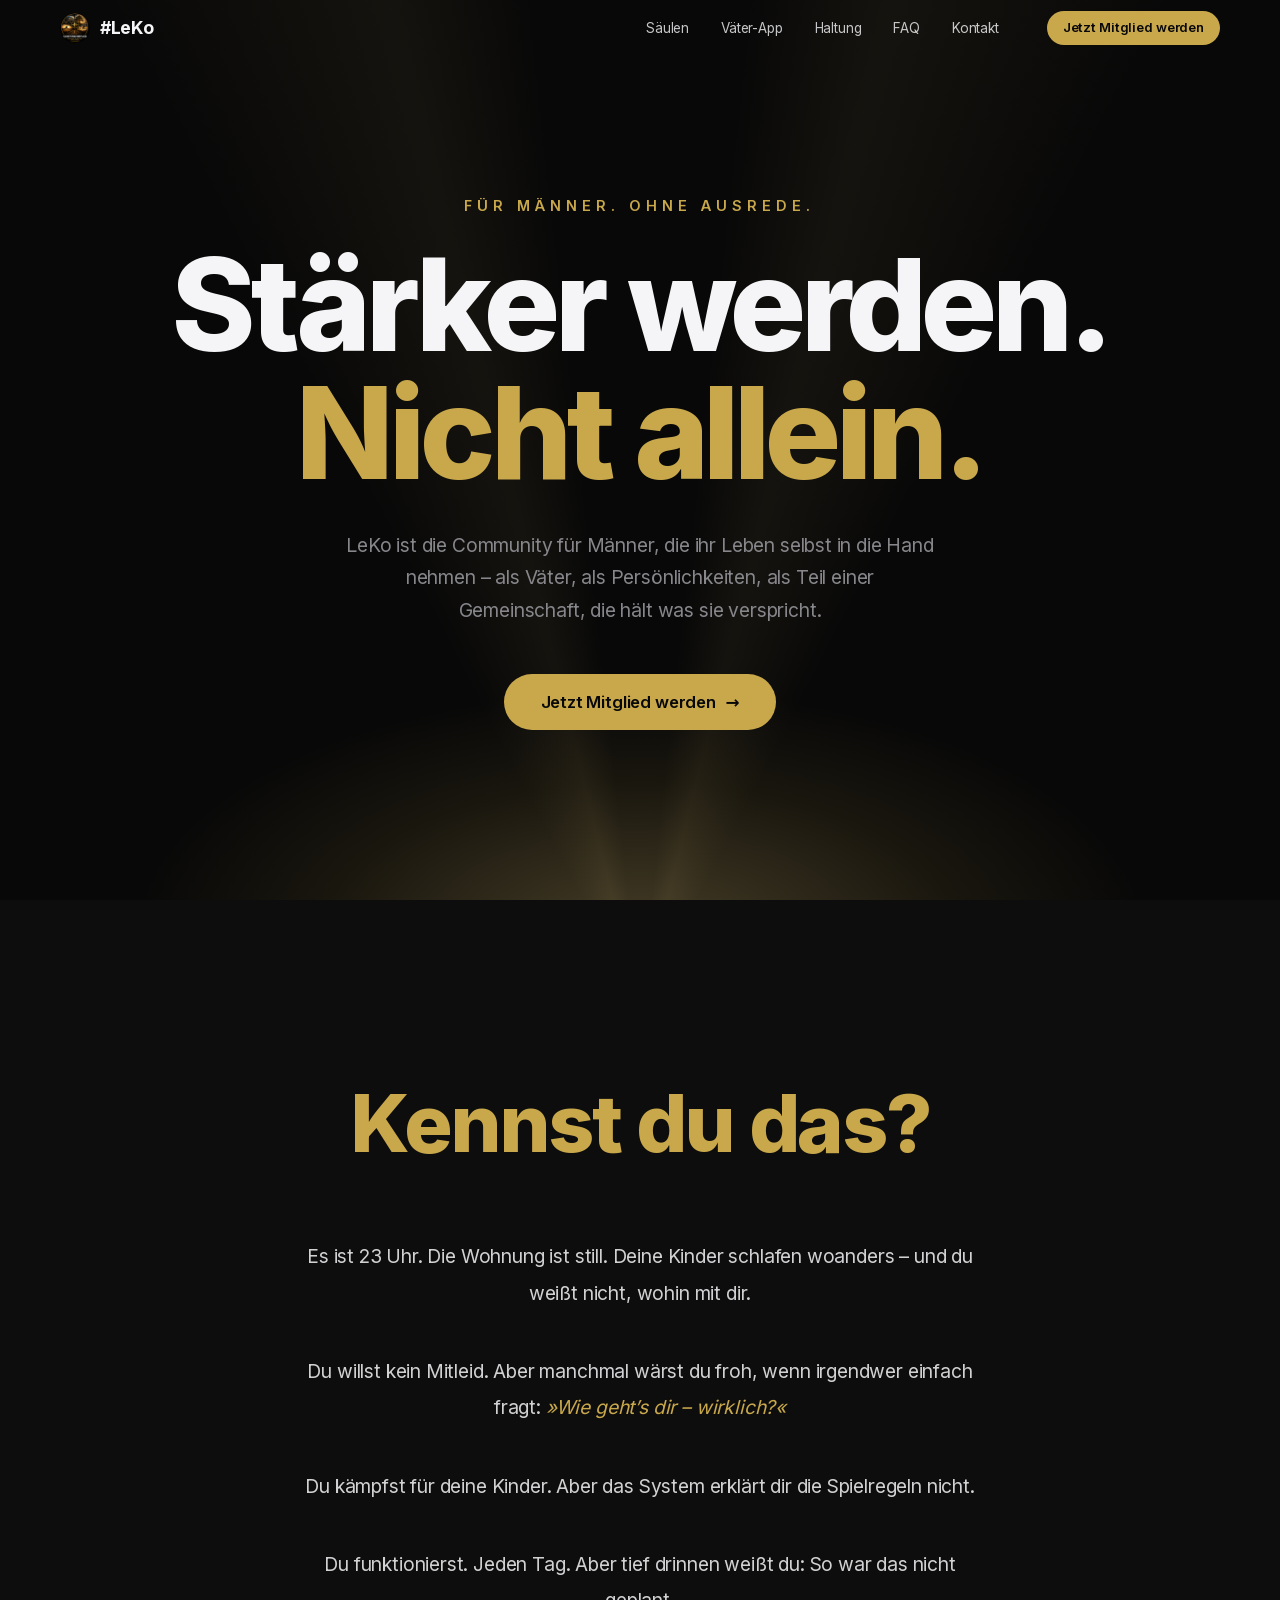
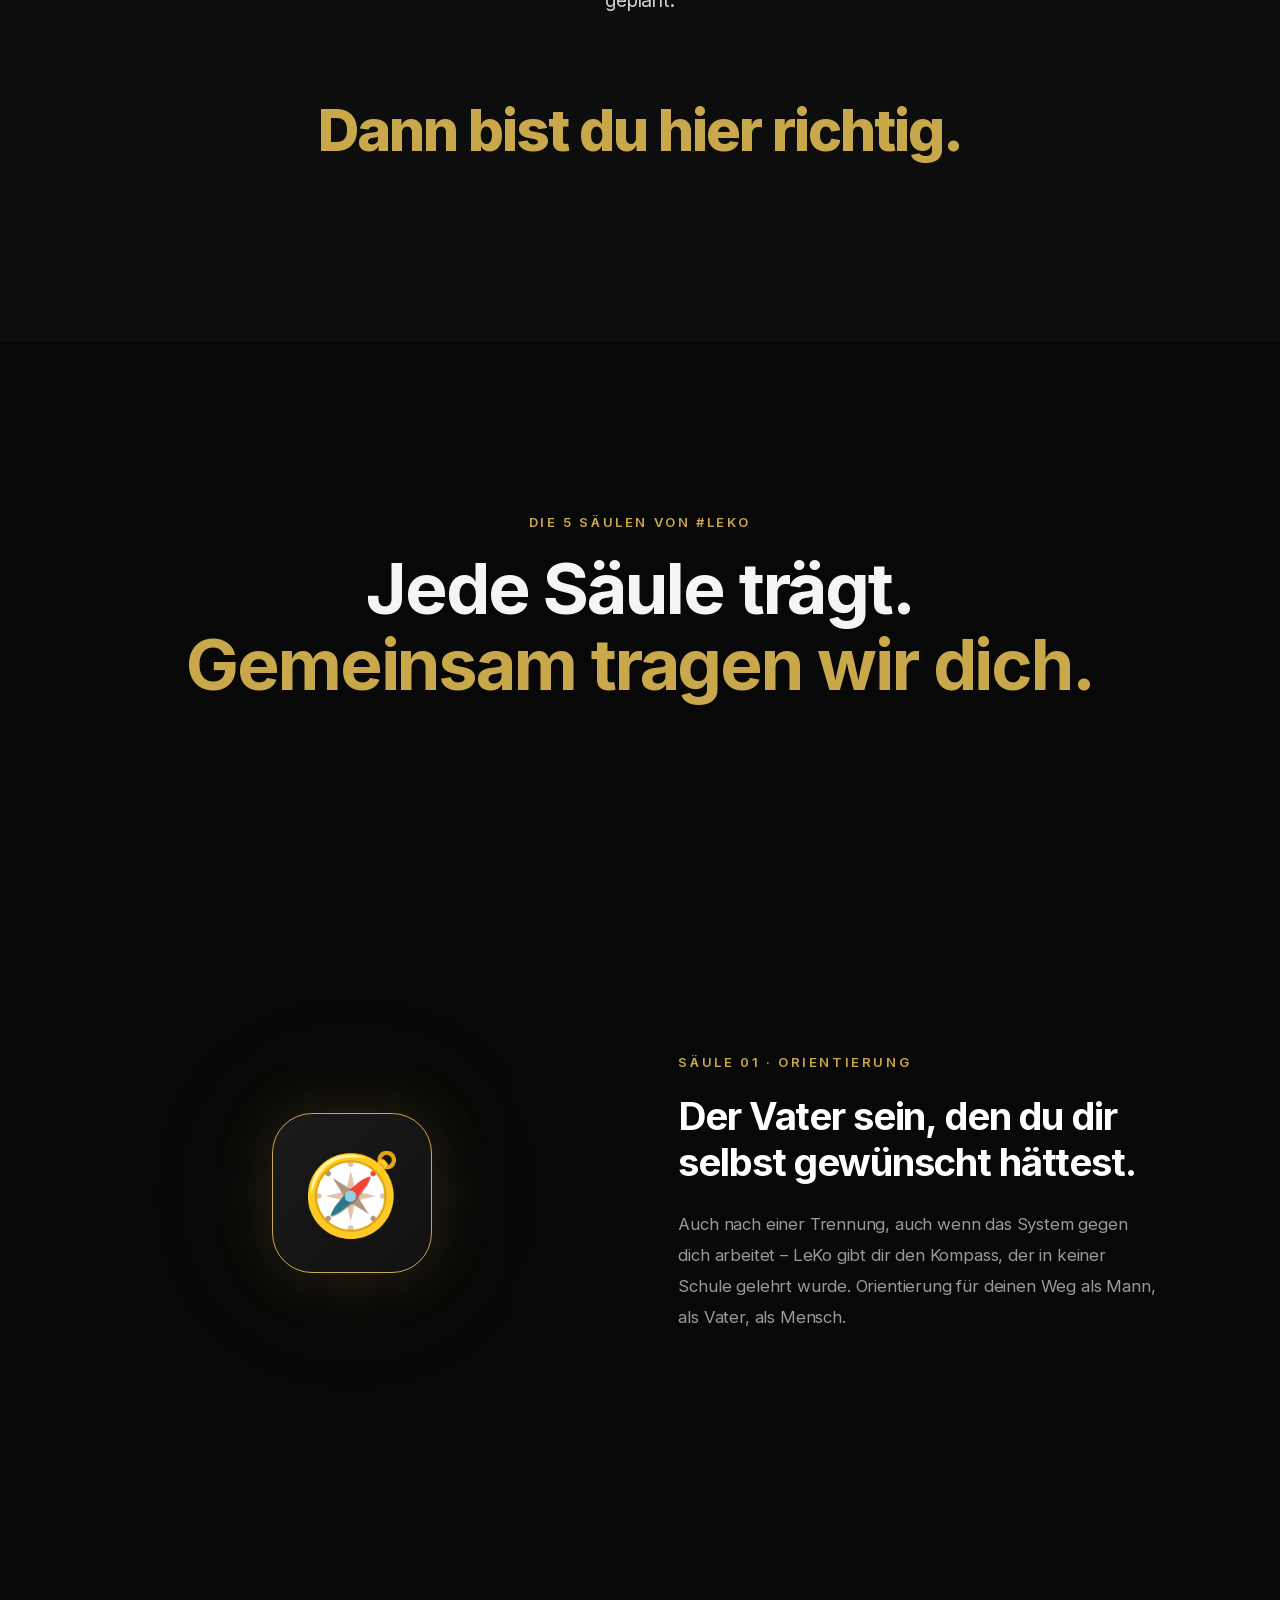
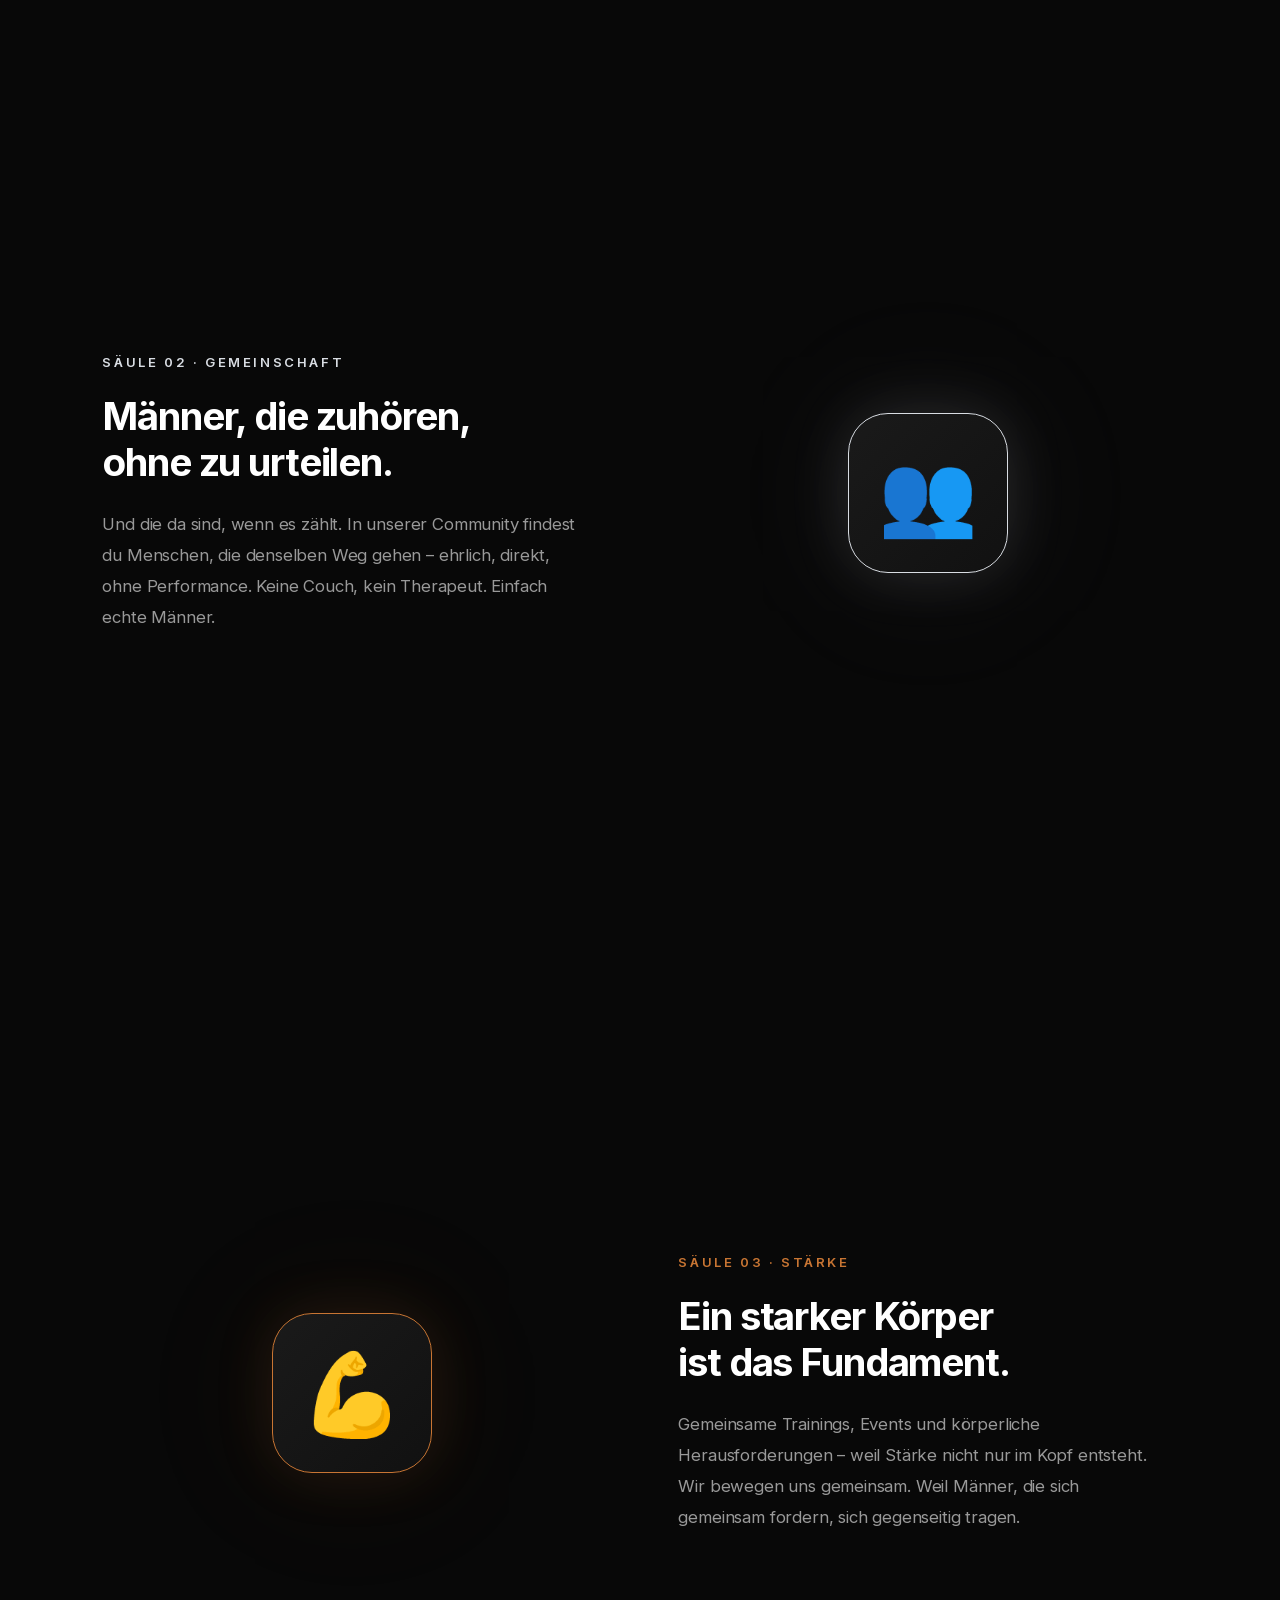
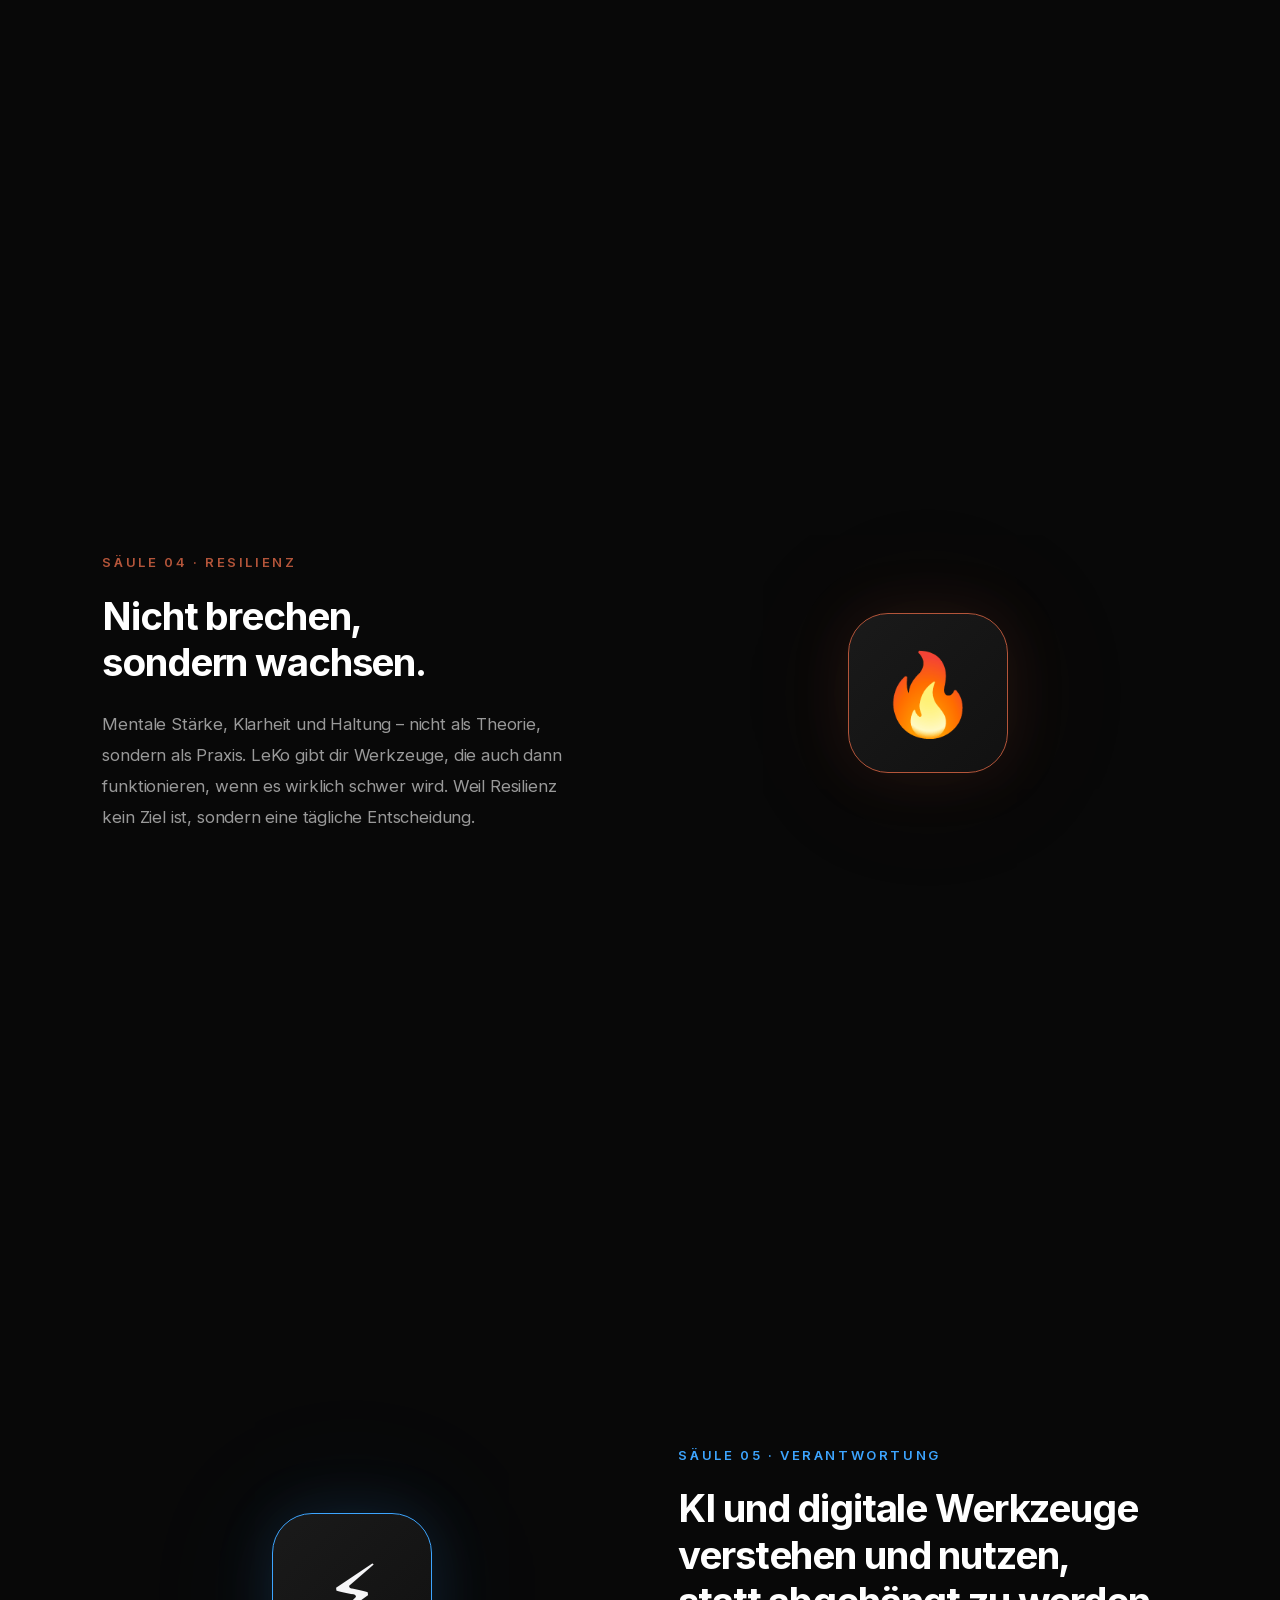
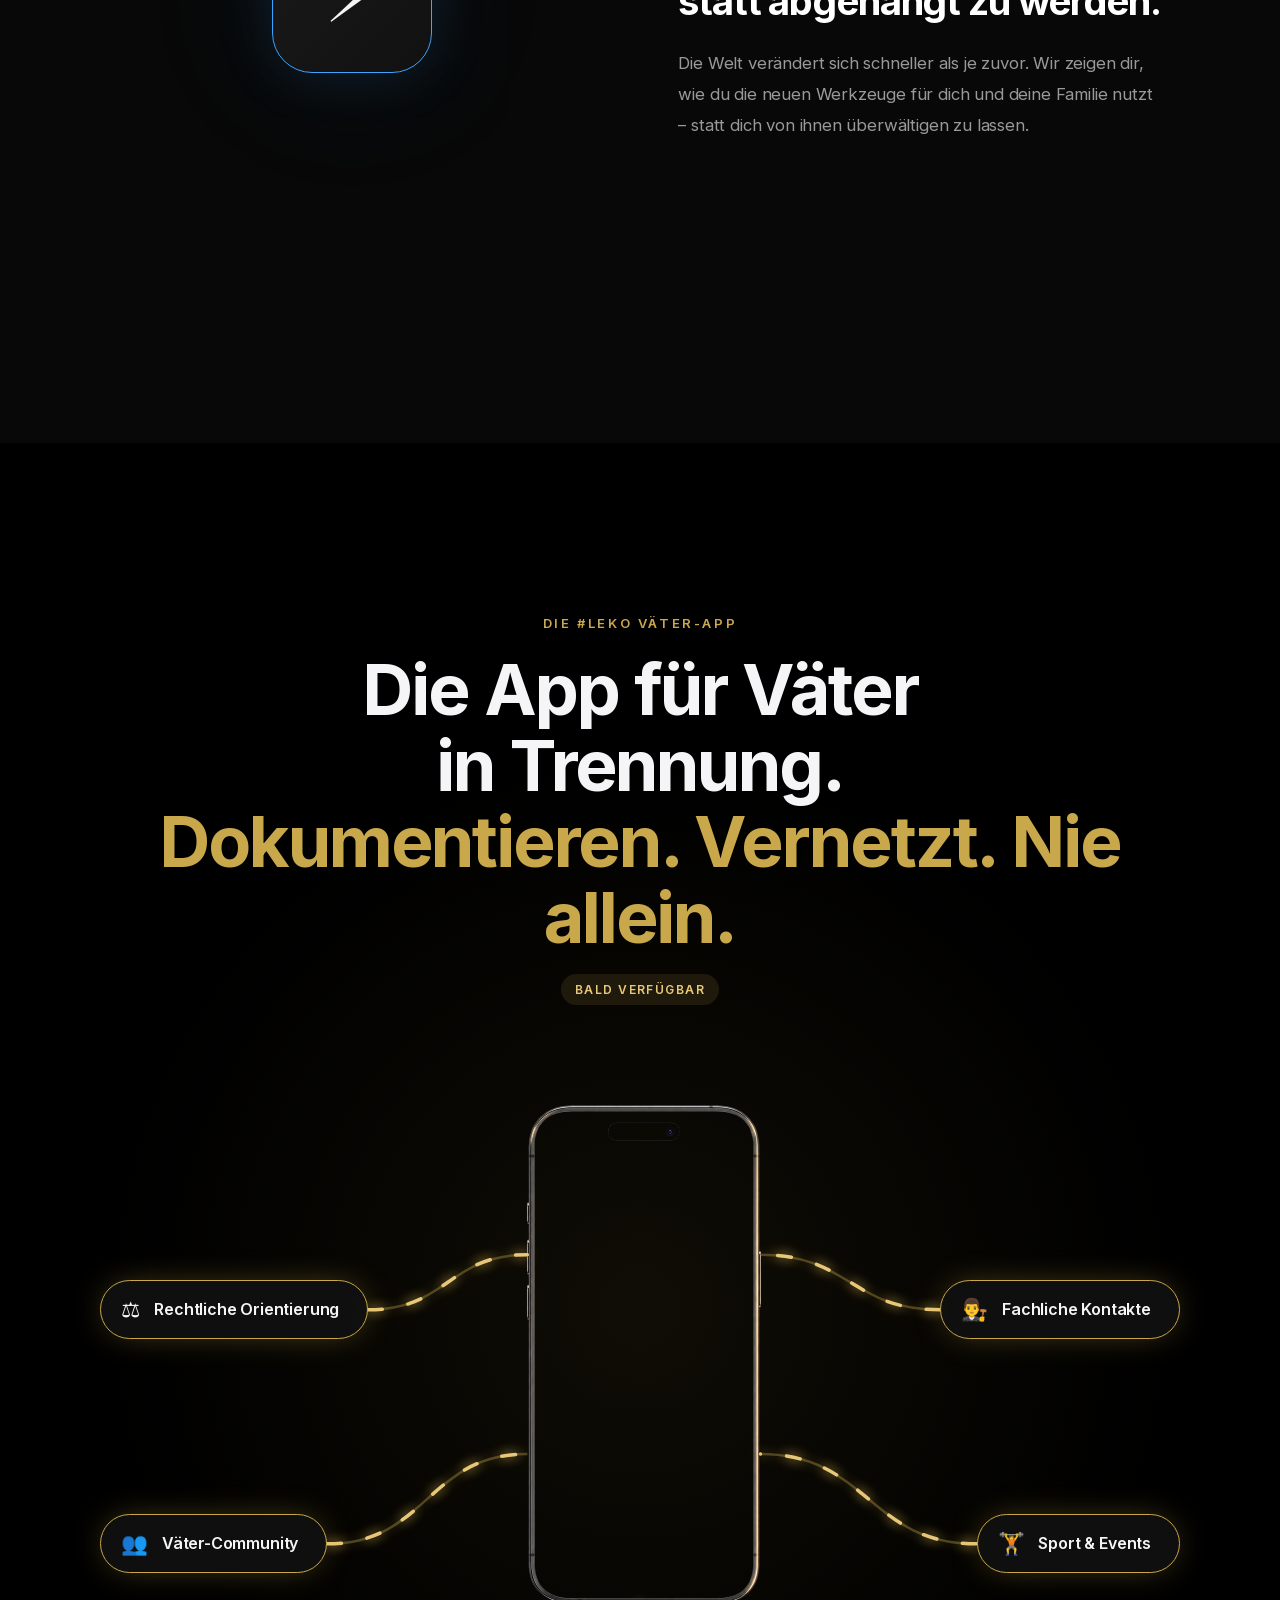
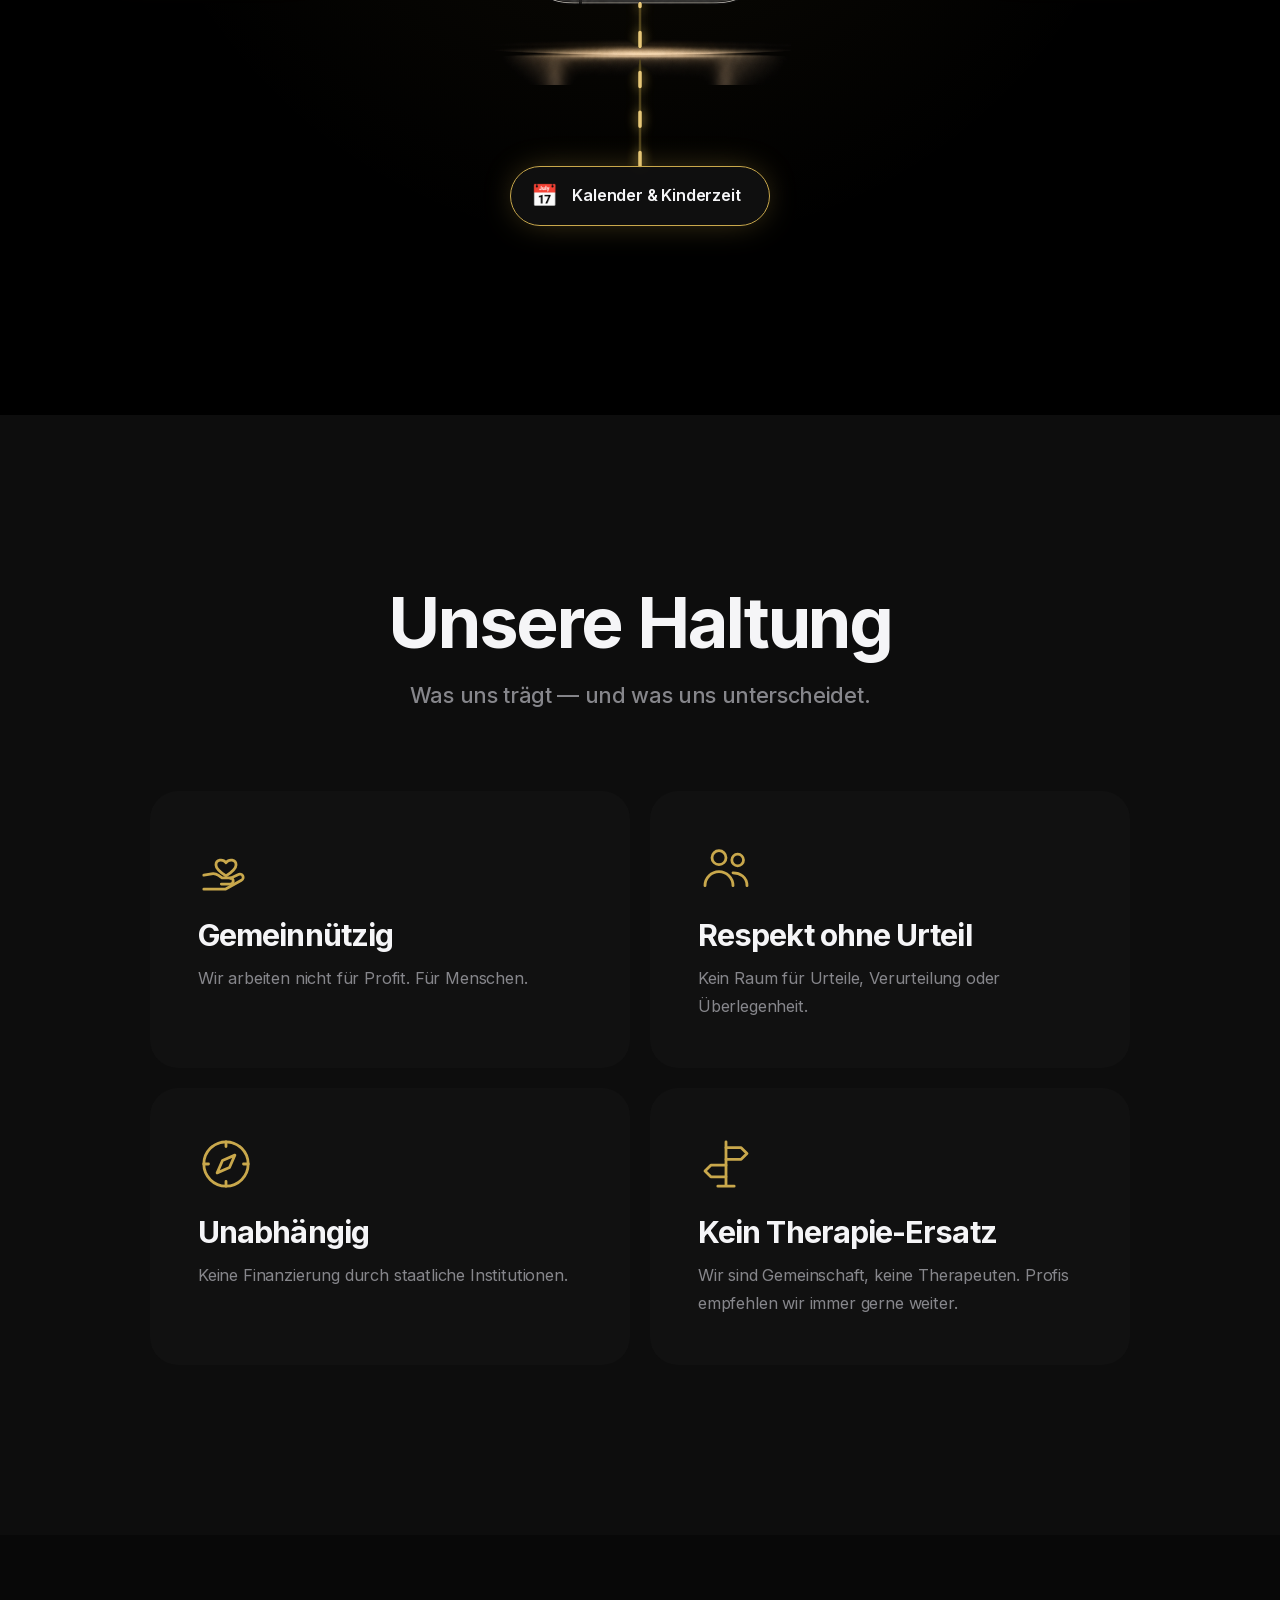
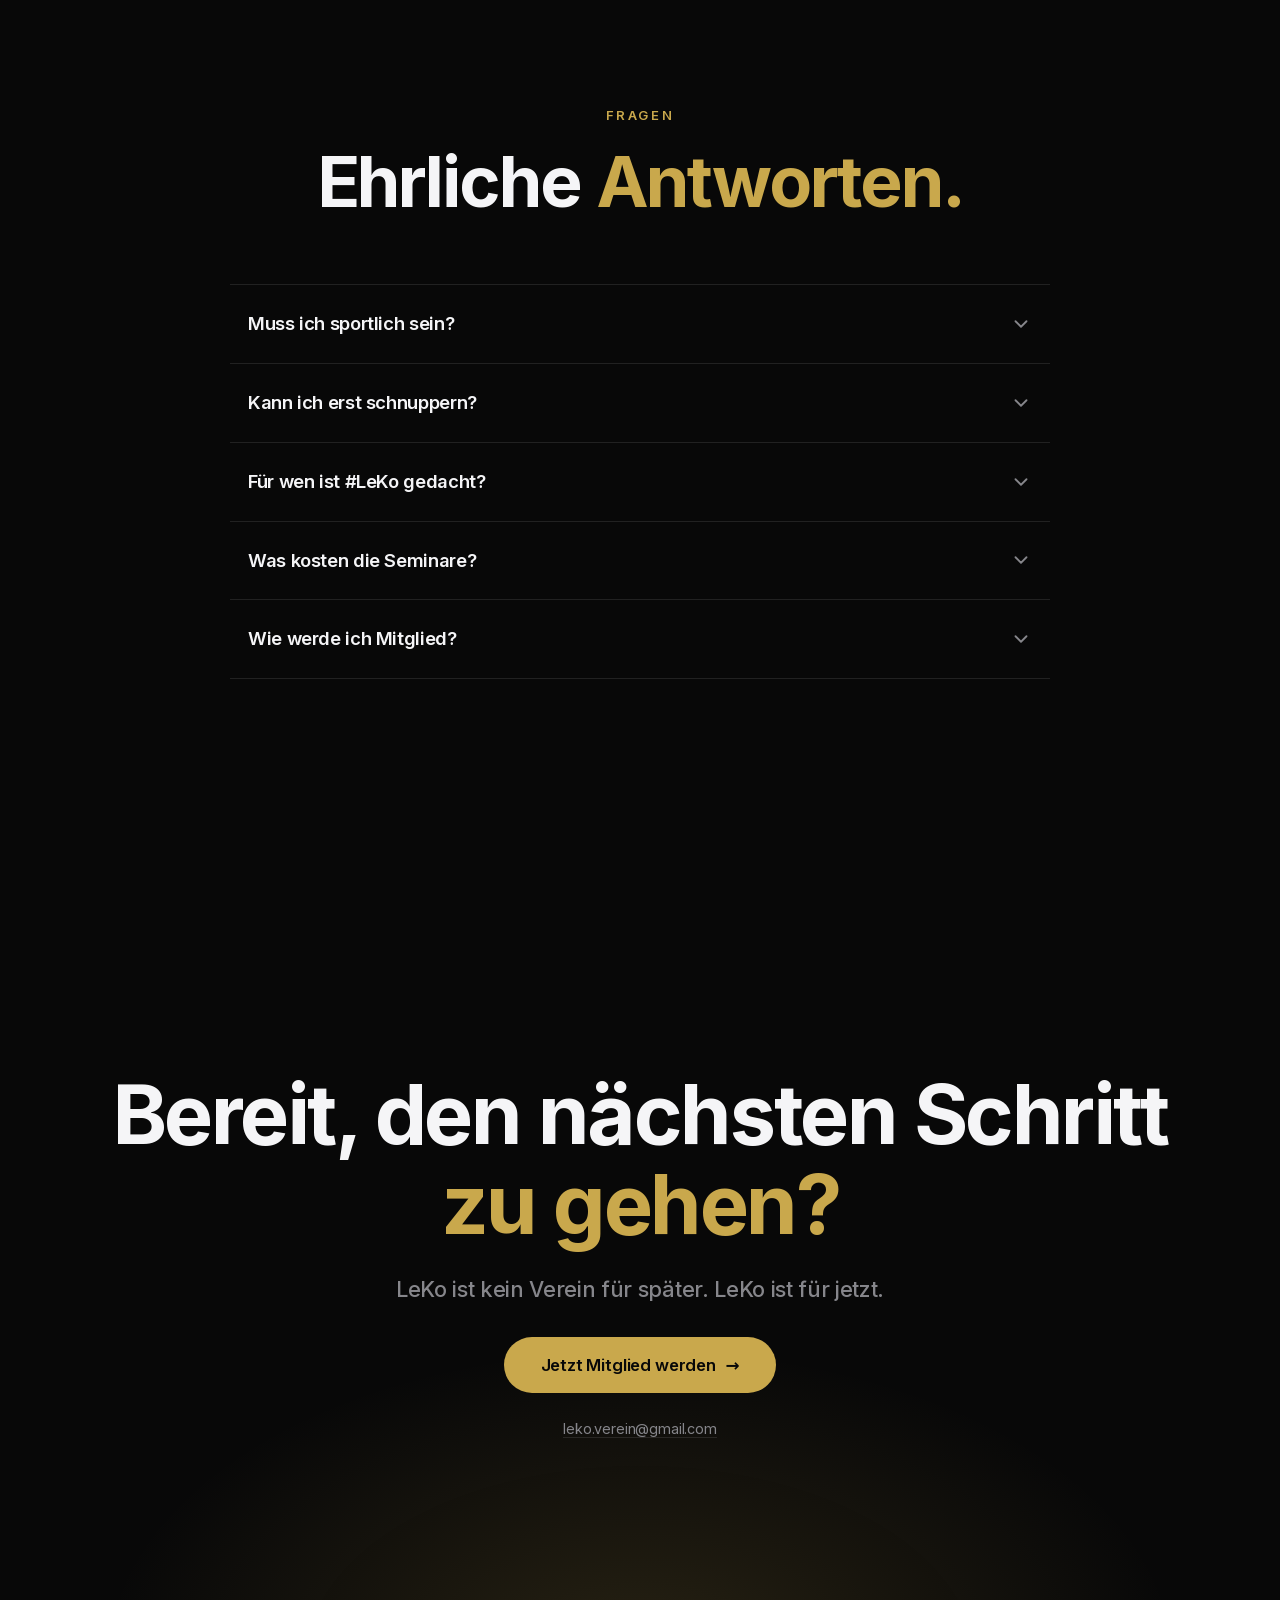
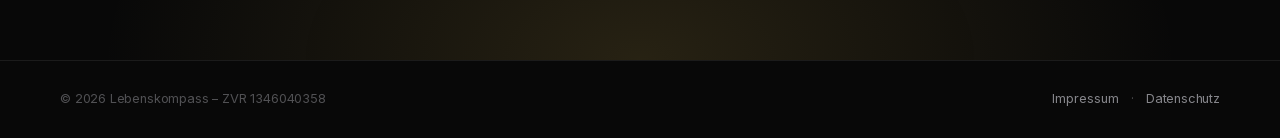
<file: index.html>
<!DOCTYPE html>
<html lang="de-AT">
<head>
<meta charset="UTF-8">
<meta name="viewport" content="width=device-width, initial-scale=1, viewport-fit=cover">
<meta name="theme-color" content="#080808">
<link rel="icon" type="image/png" sizes="128x128" href="assets/logo/logo-128x128.png">
<link rel="apple-touch-icon" href="assets/logo/logo-256x256.png">
<link rel="stylesheet" href="assets/fonts/fonts.css">
<link rel="stylesheet" href="assets/site.css">
<title>LeKo – Lebenskompass | Männer-Community Österreich &amp; Deutschland</title>
<meta name="description" content="LeKo ist die Gemeinschaft für Männer zwischen 25 und 50, die Orientierung, Stärke und echte Verbindung suchen – als Väter, als Persönlichkeit, als Teil einer Community, die hält was sie verspricht. Österreich und Deutschland.">
<meta name="robots" content="index, follow">
<link rel="canonical" href="https://prinz03.github.io/leko-website/">
<meta property="og:title" content="LeKo – Stärker werden. Nicht allein.">
<meta property="og:description" content="Männer-Community für Orientierung, Gemeinschaft und Stärke. Überall in Österreich und Deutschland.">
<meta property="og:image" content="https://prinz03.github.io/leko-website/assets/logo/logo-512x512.png">
<meta property="og:url" content="https://prinz03.github.io/leko-website/">
<meta property="og:type" content="website">
<meta property="og:locale" content="de_AT">
<style>
/* ─── 1 · HERO: ruhig, nur Text und Licht ─────────────────────────────── */
.hero-outer{position:relative;background:var(--bg-black)}
.hero-inner{position:relative;min-height:100vh;min-height:100svh;overflow:hidden;display:grid;place-items:center;text-align:center;padding:calc(var(--nav-h) + 2rem) 2rem 4rem}
/* Goldener Lichtkegel von unten */
.hero-licht{position:absolute;inset:0;pointer-events:none}
.hero-licht::before{content:"";position:absolute;inset:0;
  background:radial-gradient(ellipse 55% 38% at 50% 104%,rgba(232,200,120,.28),rgba(201,168,76,.09) 45%,transparent 72%),
    conic-gradient(from 180deg at 50% 112%,transparent 152deg,rgba(232,200,120,.06) 166deg,transparent 174deg,transparent 186deg,rgba(232,200,120,.06) 194deg,transparent 208deg)}
.hero-text{position:relative;z-index:2;display:flex;flex-direction:column;align-items:center}
.hero-pre{font-size:clamp(.75rem,1.5vw,.9rem);font-weight:600;letter-spacing:5px;text-transform:uppercase;color:var(--gold);margin-bottom:1.5rem}
.hero-h1{font-size:clamp(3.4rem,10vw,9rem);font-weight:800;line-height:1;letter-spacing:-.04em;margin:0 0 2rem}
.h1-weiss{display:block;color:var(--text-white)}
.h1-gold{display:block;color:var(--gold)}
.hero-sub{font-size:clamp(1rem,2vw,1.2rem);color:var(--text-gray);max-width:600px;line-height:1.7;margin-bottom:2.5rem}
/* „backwards“: nach dem Einblenden übernimmt das Scroll-Skript Deckkraft und Lage */
.auftritt{animation:auftritt 1.4s var(--weich) backwards;animation-delay:var(--d,0s)}
@keyframes auftritt{from{opacity:0;transform:translateY(24px)}}

/* ─── 2 · KENNST DU DAS? ─────────────────────────────────────────────── */
.mirror-section{background:var(--bg-dark);padding:clamp(110px,15vw,180px) var(--gutter-r) clamp(110px,15vw,180px) var(--gutter-l);text-align:center}
.mirror-label{font-size:clamp(2.6rem,6.5vw,5rem);font-weight:800;color:var(--gold);margin-bottom:clamp(3rem,6vw,4.5rem)}
.mirror-item{max-width:680px;margin:0 auto 2.6rem}
.mirror-item p{font-size:1.2rem;line-height:1.9;color:rgba(245,245,247,.85)}
.mirror-item em{color:var(--text-white);font-style:italic}
.mirror-bridge{max-width:680px;margin:clamp(3.5rem,7vw,5rem) auto 0;font-size:clamp(2rem,5vw,3.6rem);font-weight:800;letter-spacing:-.035em;line-height:1.1;color:var(--gold)}
@media (max-width:760px){
  .mirror-section{padding-top:clamp(60px,10vw,90px);padding-bottom:clamp(60px,10vw,90px)}
  .mirror-item{margin-bottom:1.4rem}
}

/* ─── 3 · 5 SÄULEN: je eine Full-Screen-Sektion ──────────────────────── */
.saeulen{background:var(--bg-black)}
.saeulen-intro{text-align:center;padding-top:clamp(110px,14vw,170px);padding-bottom:clamp(20px,4vw,40px);display:grid;justify-items:center;gap:18px}
.saeulen-intro h2 em{display:block}
.saeule-section{min-height:100vh;display:grid;grid-template-columns:1fr 1fr;align-items:center;padding:0 8vw;gap:6vw;background:#080808}
.saeule-section:nth-child(even){direction:rtl}
.saeule-section:nth-child(even) > *{direction:ltr}
.saeule-visual{display:grid;place-items:center}
.saeule-icon{font-size:5rem;display:flex;align-items:center;justify-content:center;width:160px;height:160px;border-radius:40px;
  background:linear-gradient(135deg,#1a1a1a,#111);border:1.5px solid var(--akzent);
  box-shadow:0 0 60px color-mix(in srgb,var(--akzent) 14%,transparent),0 0 160px color-mix(in srgb,var(--akzent) 8%,transparent)}
.saeule-label{display:block;font-size:13px;font-weight:600;letter-spacing:.2em;text-transform:uppercase;color:var(--akzent);margin-bottom:1.25rem}
.saeule-text h2{font-size:clamp(1.8rem,3vw,2.8rem);color:#fff;font-weight:700;margin-bottom:1.5rem;line-height:1.2}
.saeule-text p{font-size:1.05rem;color:#999;line-height:1.85;max-width:480px}
@media (max-width:760px){
  .saeule-section,.saeule-section:nth-child(even){grid-template-columns:1fr;direction:ltr;min-height:auto;padding:clamp(72px,16vw,110px) var(--gutter-r) clamp(72px,16vw,110px) var(--gutter-l);gap:2.5rem}
  .saeule-visual{justify-items:start}
  .saeule-icon{width:120px;height:120px;font-size:3.6rem;border-radius:30px}
}

/* ─── 4 · VÄTER-APP: Handy in der Mitte, Features per Strom-Linie verbunden ─── */
.app{background:radial-gradient(ellipse 60% 50% at 50% 55%,rgba(201,168,76,.08) 0%,transparent 70%),#000;min-height:100vh;overflow:hidden;padding:clamp(110px,14vw,170px) 0 clamp(90px,12vw,150px)}
.app-kopf{text-align:center;display:grid;justify-items:center;gap:18px;margin-bottom:clamp(48px,7vw,80px)}
/* Bühne: Handy mittig oben, Badges absolut darum herum (2 links, 2 rechts, 1 unten Mitte) */
.app-buehne{position:relative;max-width:1200px;height:780px;margin:0 auto}
.app-linien{position:absolute;inset:0;width:100%;height:100%;overflow:visible;pointer-events:none}
.app-bahn{fill:none;stroke:rgba(201,168,76,.35);stroke-width:2.5;filter:drop-shadow(0 0 6px #C9A84C)}
/* elektrischer Strom: breite helle Impulse laufen schnell die Linie entlang */
.app-strom{fill:none;stroke:#E8C878;stroke-width:3.5;stroke-linecap:round;stroke-dasharray:14 26;animation:strom 1.5s linear infinite;filter:drop-shadow(0 0 6px #C9A84C)}
@keyframes strom{to{stroke-dashoffset:-40}}
.app-badges{list-style:none}
.badge-top-left{left:5%;top:25%}
.badge-mid-left{left:5%;top:55%}
.badge-top-right{right:5%;top:25%}
.badge-mid-right{right:5%;top:55%}
/* zentriert ohne transform – die Einblend-Animation setzt transform am Ende auf none */
.badge-bottom-center{left:0;right:0;margin-inline:auto;width:max-content;bottom:5%}
.app-badge{position:absolute;z-index:1;display:flex;align-items:center;gap:14px;padding:16px 28px 16px 20px;border:1px solid var(--gold);border-radius:999px;background:rgba(17,17,17,.92);
  font-size:1rem;font-weight:600;color:var(--text-white);white-space:nowrap;box-shadow:0 0 34px -8px rgba(201,168,76,.45);transition:box-shadow .3s,background .3s;cursor:pointer}
.app-badge:hover{background:var(--bg-elevated);box-shadow:0 0 60px -4px rgba(201,168,76,.75)}
.ab-icon{font-size:1.35rem;line-height:1}
.modal-vorteil{color:var(--gold)!important;font-weight:600}  /* „Dein Vorteil“ in den Badge-Pop-ups */
/* Handy: generiertes iPhone-Mockup (zugeschnitten auf 603×1200), darin der echte App-Screen.
   Prozentwerte im Bild ausgemessen: Screen innen 15,2 % von links, 72,3 % breit, endet bei 85,5 % Höhe. */
/* ohne transform/z-index zentriert, damit mix-blend-mode mit dem Goldschein der Sektion mischt */
.app-geraet{position:absolute;top:0;left:0;right:0;margin-inline:auto;height:600px;width:301.5px}
.app-mockup{display:block;width:100%;height:100%;mix-blend-mode:lighten}  /* Schwarz im Bild nimmt den Goldschein dahinter an */
/* Screenshot ist breiter als der Screen (0,53 zu 0,45): volle Breite, unten bündig – oben bleibt schwarzer Screen mit der Dynamic Island */
.app-screen-bild{position:absolute;left:15.2%;width:72.3%;top:17.15%;height:auto;aspect-ratio:600/1128;
  border-radius:0 0 12.77% 12.77% / 0 0 6.79% 6.79%;-webkit-mask-image:linear-gradient(to bottom,transparent,#000 9%);mask-image:linear-gradient(to bottom,transparent,#000 9%)}
/* unsichtbarer Kasten über dem Handy-Körper – daran docken die Linien an */
.app-koerper{position:absolute;left:12.64%;right:10.09%;top:3.36%;bottom:13.57%;pointer-events:none}
@media (prefers-reduced-motion:reduce){.app-strom{animation:none;stroke-dasharray:none;opacity:.6}}
.kette-linie{display:none}
/* Handy: vertikale Kette – Handy → Linie → Badge 1 → Linie → … → Badge 5 */
@media (max-width:899px){
  .app-buehne{height:auto;padding:0 var(--gutter-r) 0 var(--gutter-l);display:flex;flex-direction:column;align-items:center}
  .app-linien{display:none}
  .app-geraet{position:relative;order:-1;height:auto;width:min(75vw,320px);aspect-ratio:603/1200}  /* Handy zuerst, Kette darunter */
  .app-badges{display:flex;flex-direction:column;align-items:center;gap:40px;width:100%;margin-top:40px}
  .app-badge{position:relative;inset:auto;margin:0;width:90%;justify-content:center;white-space:normal;text-align:center}
  .badge-top-left{order:1}.badge-mid-left{order:2}.badge-bottom-center{order:3}.badge-top-right{order:4}.badge-mid-right{order:5}
  /* Linie über jedem Badge; die erste reicht durch den Lichtschein unter dem Handy bis zu dessen Unterkante */
  .kette-linie{display:block;position:absolute;left:50%;bottom:100%;width:8px;height:41px;margin-left:-4px;overflow:visible;pointer-events:none}
  .badge-top-left .kette-linie{height:calc(41px + min(75vw,320px) * 0.27)}
}

/* ─── 5 · HALTUNG (2×2) ──────────────────────────────────────────────── */
.haltung{background:var(--bg-dark);padding:clamp(110px,14vw,170px) 0}
.haltung-kopf{text-align:center;display:grid;justify-items:center;gap:18px;margin-bottom:clamp(48px,7vw,80px)}
.haltung-grid{display:grid;grid-template-columns:1fr 1fr;gap:1.25rem;max-width:980px;margin:0 auto}
.haltung-karte{height:100%;padding:clamp(2rem,4vw,3rem);border-radius:28px;background:var(--bg-card);transition:transform .4s var(--weich),background .4s,box-shadow .4s}
.haltung-karte:hover{transform:translateY(-6px);background:var(--bg-elevated);box-shadow:inset 0 0 0 1px var(--border)}
.hk-icon{color:var(--gold);margin-bottom:1.5rem}
.hk-icon svg{display:block;width:56px;height:56px}
.haltung-karte h3{font-size:clamp(1.4rem,2.4vw,1.9rem);color:var(--text-white);margin-bottom:.8rem}
.haltung-karte p{color:var(--text-gray);font-size:1.02rem;line-height:1.7}
@media (max-width:680px){.haltung-grid{grid-template-columns:1fr}}

/* ─── 6 · FAQ ────────────────────────────────────────────────────────── */
.faq{background:var(--bg-black);padding:clamp(110px,14vw,170px) 0}
.faq-kopf{text-align:center;display:grid;justify-items:center;gap:18px;margin-bottom:clamp(40px,6vw,64px)}
.akk-item{border-bottom:1px solid var(--linie);transition:background .4s}
.akk-item:first-child{border-top:1px solid var(--linie)}
.akk-item.offen{background:rgba(255,255,255,.025)}
.akk-frage{width:100%;display:flex;align-items:center;gap:16px;padding:26px 18px;background:none;border:0;color:var(--text-white);font:600 1.15rem/1.4 var(--sans);letter-spacing:-.02em;text-align:left;cursor:pointer;transition:color .2s}
.akk-frage:hover{color:var(--gold-light)}
.akk-titel{flex:1}
.chevron{flex:none;width:22px;height:22px;color:var(--text-gray);transition:transform .4s var(--weich),color .3s}
.akk-item.offen .chevron{transform:rotate(180deg);color:var(--gold)}
.akk-antwort{height:0;overflow:hidden;transition:height .45s var(--weich)}
.akk-antwort p{padding:0 18px 26px;color:var(--text-gray);font-size:1.02rem}

/* ─── 7 · CTA ────────────────────────────────────────────────────────── */
.cta{background:radial-gradient(ellipse 60% 55% at 50% 100%,rgba(201,168,76,.16),transparent 70%),var(--bg-black);padding:clamp(130px,18vw,220px) 0;text-align:center}
.cta-inner{display:grid;justify-items:center;gap:24px}
.cta h2{font-size:clamp(2.6rem,6.5vw,5.5rem);max-width:14em}
.cta h2 em{display:block}
.btn-gross{min-height:56px;padding:0 2.2rem;font-size:1.05rem;margin-top:8px}
.cta-klein{font-size:.9rem;color:var(--text-gray)}
.cta-klein a{color:var(--text-gray);text-decoration:none;border-bottom:1px solid var(--linie);transition:color .2s,border-color .2s}
.cta-klein a:hover{color:var(--gold);border-color:var(--gold)}
</style>
</head>
<body>
<a class="skip" href="#inhalt">Zum Inhalt springen</a>

<header class="kopf" id="kopf">
  <div class="wrap">
    <a href="#top" class="marke"><img src="assets/logo/logo-128x128.png" alt="" width="36" height="36">#LeKo</a>
    <ul class="kopf-links"><li><a href="#saeulen">Säulen</a></li><li><a href="#app">Väter-App</a></li><li><a href="#haltung">Haltung</a></li><li><a href="#faq">FAQ</a></li><li><a href="#mitglied">Kontakt</a></li></ul>
    <a href="#mitglied" class="btn btn-gold kopf-cta"><span class="lang">Jetzt&nbsp;</span>Mitglied werden</a>
    <button class="burger" id="burger" type="button" aria-label="Menü öffnen" aria-expanded="false" aria-controls="schublade"><span></span></button>
  </div>
  <nav class="schublade" id="schublade" aria-label="Mobile Navigation">
    <a href="#saeulen">Säulen</a>
    <a href="#app">Väter-App</a>
    <a href="#haltung">Haltung</a>
    <a href="#faq">FAQ</a>
    <a href="#mitglied">Kontakt</a>
  </nav>
</header>

<main id="inhalt">

<!-- ═══ 1 · HERO (ruhig: nur Text und Licht) ═══ -->
<section class="hero-outer" id="top">
  <div class="hero-inner">
    <div class="hero-licht" aria-hidden="true"></div>
    <div class="hero-text">
      <p class="hero-pre auftritt" style="--d:.3s">Für Männer. Ohne Ausrede.</p>
      <h1 class="hero-h1">
        <span class="h1-weiss auftritt" style="--d:.55s">Stärker werden.</span>
        <span class="h1-gold auftritt" style="--d:.85s">Nicht allein.</span>
      </h1>
      <p class="hero-sub auftritt" style="--d:1.1s">LeKo ist die Community für Männer, die ihr Leben selbst in die Hand nehmen – als Väter, als Persönlichkeiten, als Teil einer Gemeinschaft, die hält was sie verspricht.</p>
      <div class="hero-ctas auftritt" style="--d:1.25s">
        <a href="#mitglied" class="btn btn-gold btn-gross">Jetzt Mitglied werden <span class="pfeil" aria-hidden="true">→</span></a>
      </div>
    </div>
  </div>
</section>

<!-- ═══ 2 · KENNST DU DAS? (wie ein Freund, nicht wie Marketing) ═══ -->
<section class="mirror-section" id="problem" aria-labelledby="mirror-titel">
  <h2 class="mirror-label" id="mirror-titel" data-reveal>Kennst du das?</h2>
    <div class="mirror-item" data-reveal><p>Es ist 23 Uhr. Die Wohnung ist still. Deine Kinder schlafen woanders – und du weißt nicht, wohin mit dir.</p></div>
    <div class="mirror-item" data-reveal><p>Du willst kein Mitleid. Aber manchmal wärst du froh, wenn irgendwer einfach fragt: <em style="color:var(--gold);font-style:italic">»Wie geht’s dir – wirklich?«</em></p></div>
    <div class="mirror-item" data-reveal><p>Du kämpfst für deine Kinder. Aber das System erklärt dir die Spielregeln nicht.</p></div>
    <div class="mirror-item" data-reveal><p>Du funktionierst. Jeden Tag. Aber tief drinnen weißt du: So war das nicht geplant.</p></div>
  <p class="mirror-bridge" data-reveal>Dann bist du hier richtig.</p>
</section>

<!-- ═══ 3 · 5 SÄULEN (Full-Screen-Feature-Sektionen) ═══ -->
<div class="saeulen" id="saeulen">
  <header class="saeulen-intro wrap" data-reveal>
    <p class="eyebrow-gold">Die 5 Säulen von #LeKo</p>
    <h2>Jede Säule trägt. <em>Gemeinsam tragen wir dich.</em></h2>
  </header>
  <div class="saeulen-liste">
  <section class="saeule-section" style="--akzent:#C9A84C" aria-labelledby="saeule-0">
    <div class="saeule-visual" data-reveal><div class="saeule-icon" aria-hidden="true">🧭</div></div>
    <div class="saeule-text" data-reveal data-reveal-delay="120"><span class="saeule-label">Säule 01 · Orientierung</span><h2 id="saeule-0">Der Vater sein, den du dir selbst gewünscht hättest.</h2><p>Auch nach einer Trennung, auch wenn das System gegen dich arbeitet – LeKo gibt dir den Kompass, der in keiner Schule gelehrt wurde. Orientierung für deinen Weg als Mann, als Vater, als Mensch.</p></div>
  </section>
  <section class="saeule-section" style="--akzent:#D9DDE3" aria-labelledby="saeule-1">
    <div class="saeule-visual" data-reveal><div class="saeule-icon" aria-hidden="true">👥</div></div>
    <div class="saeule-text" data-reveal data-reveal-delay="120"><span class="saeule-label">Säule 02 · Gemeinschaft</span><h2 id="saeule-1">Männer, die zuhören, ohne zu urteilen.</h2><p>Und die da sind, wenn es zählt. In unserer Community findest du Menschen, die denselben Weg gehen – ehrlich, direkt, ohne Performance. Keine Couch, kein Therapeut. Einfach echte Männer.</p></div>
  </section>
  <section class="saeule-section" style="--akzent:#C87533" aria-labelledby="saeule-2">
    <div class="saeule-visual" data-reveal><div class="saeule-icon" aria-hidden="true">💪</div></div>
    <div class="saeule-text" data-reveal data-reveal-delay="120"><span class="saeule-label">Säule 03 · Stärke</span><h2 id="saeule-2">Ein starker Körper ist das Fundament.</h2><p>Gemeinsame Trainings, Events und körperliche Herausforderungen – weil Stärke nicht nur im Kopf entsteht. Wir bewegen uns gemeinsam. Weil Männer, die sich gemeinsam fordern, sich gegenseitig tragen.</p></div>
  </section>
  <section class="saeule-section" style="--akzent:#B4553A" aria-labelledby="saeule-3">
    <div class="saeule-visual" data-reveal><div class="saeule-icon" aria-hidden="true">🔥</div></div>
    <div class="saeule-text" data-reveal data-reveal-delay="120"><span class="saeule-label">Säule 04 · Resilienz</span><h2 id="saeule-3">Nicht brechen, sondern wachsen.</h2><p>Mentale Stärke, Klarheit und Haltung – nicht als Theorie, sondern als Praxis. LeKo gibt dir Werkzeuge, die auch dann funktionieren, wenn es wirklich schwer wird. Weil Resilienz kein Ziel ist, sondern eine tägliche Entscheidung.</p></div>
  </section>
  <section class="saeule-section" style="--akzent:#3DA5FF" aria-labelledby="saeule-4">
    <div class="saeule-visual" data-reveal><div class="saeule-icon" aria-hidden="true">⚡</div></div>
    <div class="saeule-text" data-reveal data-reveal-delay="120"><span class="saeule-label">Säule 05 · Verantwortung</span><h2 id="saeule-4">KI und digitale Werkzeuge verstehen und nutzen, statt abgehängt zu werden.</h2><p>Die Welt verändert sich schneller als je zuvor. Wir zeigen dir, wie du die neuen Werkzeuge für dich und deine Familie nutzt – statt dich von ihnen überwältigen zu lassen.</p></div>
  </section>
  </div>
</div>

<!-- ═══ 4 · VÄTER-APP (Handy mit echtem App-Screen, Features per Strom-Linie verbunden) ═══ -->
<section class="app" id="app" aria-labelledby="app-titel">
  <div class="wrap app-kopf" data-reveal>
    <p class="eyebrow-gold">Die #LeKo Väter-App</p>
    <h2 id="app-titel">Die App für Väter<br>in Trennung.<br><em>Dokumentieren. Vernetzt. Nie allein.</em></h2>
    <span class="badge">Bald verfügbar</span>
  </div>
  <div class="app-buehne" id="app-buehne">
    <svg class="app-linien" id="app-linien" aria-hidden="true"></svg>
    <ul class="app-badges" aria-label="Funktionen der App">
      <li class="app-badge badge-top-left" data-platz="links" data-reveal data-modal="badge-recht" tabindex="0" role="button" aria-haspopup="dialog"><svg class="kette-linie" aria-hidden="true"><line class="app-bahn" x1="50%" y1="0" x2="50%" y2="100%"/><line class="app-strom" x1="50%" y1="0" x2="50%" y2="100%"/></svg><span class="ab-icon" aria-hidden="true">⚖️</span>Rechtliche Orientierung</li>
      <li class="app-badge badge-mid-left" data-platz="links" data-reveal data-modal="badge-community" tabindex="0" role="button" aria-haspopup="dialog"><svg class="kette-linie" aria-hidden="true"><line class="app-bahn" x1="50%" y1="0" x2="50%" y2="100%"/><line class="app-strom" x1="50%" y1="0" x2="50%" y2="100%"/></svg><span class="ab-icon" aria-hidden="true">👥</span>Väter-Community</li>
      <li class="app-badge badge-top-right" data-platz="rechts" data-reveal data-modal="badge-kontakte" tabindex="0" role="button" aria-haspopup="dialog"><svg class="kette-linie" aria-hidden="true"><line class="app-bahn" x1="50%" y1="0" x2="50%" y2="100%"/><line class="app-strom" x1="50%" y1="0" x2="50%" y2="100%"/></svg><span class="ab-icon" aria-hidden="true">👨‍⚖️</span>Fachliche Kontakte</li>
      <li class="app-badge badge-mid-right" data-platz="rechts" data-reveal data-modal="badge-sport" tabindex="0" role="button" aria-haspopup="dialog"><svg class="kette-linie" aria-hidden="true"><line class="app-bahn" x1="50%" y1="0" x2="50%" y2="100%"/><line class="app-strom" x1="50%" y1="0" x2="50%" y2="100%"/></svg><span class="ab-icon" aria-hidden="true">🏋️</span>Sport &amp; Events</li>
      <li class="app-badge badge-bottom-center" data-platz="unten" data-reveal data-modal="badge-kalender" tabindex="0" role="button" aria-haspopup="dialog"><svg class="kette-linie" aria-hidden="true"><line class="app-bahn" x1="50%" y1="0" x2="50%" y2="100%"/><line class="app-strom" x1="50%" y1="0" x2="50%" y2="100%"/></svg><span class="ab-icon" aria-hidden="true">📅</span>Kalender &amp; Kinderzeit</li>
    </ul>
    <div class="app-geraet" id="app-geraet">
      <img class="app-mockup" src="assets/img/iphone-mockup.png" width="603" height="1200" alt="" loading="lazy" decoding="async">
      <video class="app-screen-bild" autoplay loop muted playsinline src="assets/video/kompass-demo.mp4" aria-label="Demo der KOMPASS-App"></video>
      <span class="app-koerper" id="app-koerper" aria-hidden="true"></span>
    </div>
  </div>
</section>

<!-- ═══ 5 · HALTUNG (2×2) ═══ -->
<section class="haltung" id="haltung" aria-labelledby="haltung-titel">
  <div class="wrap">
    <header class="haltung-kopf" data-reveal>
      <h2 id="haltung-titel">Unsere Haltung</h2>
      <p class="lead">Was uns trägt — und was uns unterscheidet.</p>
    </header>
    <div class="haltung-grid">
      <div data-reveal data-reveal-delay="0"><article class="haltung-karte"><div class="hk-icon" aria-hidden="true"><svg viewBox="0 0 24 24" fill="none" stroke="currentColor" stroke-width="1.2" stroke-linecap="round" stroke-linejoin="round" aria-hidden="true"><path d="M12 10.2c-1.3-1.8-4.3-1.5-4.3.9 0 1.8 2.3 3.4 4.3 4.7 2-1.3 4.3-2.9 4.3-4.7 0-2.4-3-2.7-4.3-.9z"/><path d="M2.5 15.5l3.3-.6a4 4 0 0 1 3 .7l1.5 1.1h3.5a1.3 1.3 0 0 1 0 2.6H10"/><path d="M2.5 21.5h9.2l6.9-3.8a1.4 1.4 0 0 0-1.3-2.5l-3.4 1.6"/></svg></div><h3>Gemeinnützig</h3><p>Wir arbeiten nicht für Profit. Für Menschen.</p></article></div>
      <div data-reveal data-reveal-delay="100"><article class="haltung-karte"><div class="hk-icon" aria-hidden="true"><svg viewBox="0 0 24 24" fill="none" stroke="currentColor" stroke-width="1.2" stroke-linecap="round" stroke-linejoin="round" aria-hidden="true"><circle cx="9" cy="8" r="3"/><circle cx="17" cy="9" r="2.5"/><path d="M3 20c0-3.3 2.7-6 6-6s6 2.7 6 6M15 14.5c3 0 6 1.8 6 5.5"/></svg></div><h3>Respekt ohne Urteil</h3><p>Kein Raum für Urteile, Verurteilung oder Überlegenheit.</p></article></div>
      <div data-reveal data-reveal-delay="200"><article class="haltung-karte"><div class="hk-icon" aria-hidden="true"><svg viewBox="0 0 24 24" fill="none" stroke="currentColor" stroke-width="1.2" stroke-linecap="round" stroke-linejoin="round" aria-hidden="true"><circle cx="12" cy="12" r="9.5"/><path d="M15.8 8.2l-2.3 5.3-5.3 2.3 2.3-5.3z"/><path d="M12 2.5v2M12 19.5v2M2.5 12h2M19.5 12h2"/></svg></div><h3>Unabhängig</h3><p>Keine Finanzierung durch staatliche Institutionen.</p></article></div>
      <div data-reveal data-reveal-delay="300"><article class="haltung-karte"><div class="hk-icon" aria-hidden="true"><svg viewBox="0 0 24 24" fill="none" stroke="currentColor" stroke-width="1.2" stroke-linecap="round" stroke-linejoin="round" aria-hidden="true"><path d="M12 2.5v19M8.5 21.5h7"/><path d="M12 5h6.5l2.5 2.5-2.5 2.5H12"/><path d="M12 12.5H5.5L3 15l2.5 2.5H12"/></svg></div><h3>Kein Therapie-Ersatz</h3><p>Wir sind Gemeinschaft, keine Therapeuten. Profis empfehlen wir immer gerne weiter.</p></article></div>
    </div>
  </div>
</section>

<!-- ═══ 6 · FAQ ═══ -->
<section class="faq" id="faq" aria-labelledby="faq-titel">
  <div class="wrap schmal">
    <header class="faq-kopf" data-reveal>
      <p class="eyebrow-gold">Fragen</p>
      <h2 id="faq-titel">Ehrliche <em>Antworten.</em></h2>
    </header>
    <div class="akk" data-reveal>
      <div class="akk-item"><button class="akk-frage" type="button" aria-expanded="false" aria-controls="faq-1"><span class="akk-titel">Muss ich sportlich sein?</span><span class="chevron"><svg viewBox="0 0 24 24" fill="none" stroke="currentColor" stroke-width="2" stroke-linecap="round" stroke-linejoin="round" aria-hidden="true"><path d="M6 9l6 6 6-6"/></svg></span></button><div class="akk-antwort" id="faq-1" role="region"><p>Nein. Jeder startet dort, wo er gerade steht. Es geht um Weiterkommen, nicht um Höchstleistung.</p></div></div>
      <div class="akk-item"><button class="akk-frage" type="button" aria-expanded="false" aria-controls="faq-2"><span class="akk-titel">Kann ich erst schnuppern?</span><span class="chevron"><svg viewBox="0 0 24 24" fill="none" stroke="currentColor" stroke-width="2" stroke-linecap="round" stroke-linejoin="round" aria-hidden="true"><path d="M6 9l6 6 6-6"/></svg></span></button><div class="akk-antwort" id="faq-2" role="region"><p>Ja. Komm zu einem offenen Treffen und lern uns kennen, ganz ohne Verpflichtung.</p></div></div>
      <div class="akk-item"><button class="akk-frage" type="button" aria-expanded="false" aria-controls="faq-3"><span class="akk-titel">Für wen ist #LeKo gedacht?</span><span class="chevron"><svg viewBox="0 0 24 24" fill="none" stroke="currentColor" stroke-width="2" stroke-linecap="round" stroke-linejoin="round" aria-hidden="true"><path d="M6 9l6 6 6-6"/></svg></span></button><div class="akk-antwort" id="faq-3" role="region"><p>Für Männer zwischen 25 und 50, die mehr Klarheit, Stärke und echte Gemeinschaft wollen – ob Single, Partner, Vater oder im Neuanfang.</p></div></div>
      <div class="akk-item"><button class="akk-frage" type="button" aria-expanded="false" aria-controls="faq-4"><span class="akk-titel">Was kosten die Seminare?</span><span class="chevron"><svg viewBox="0 0 24 24" fill="none" stroke="currentColor" stroke-width="2" stroke-linecap="round" stroke-linejoin="round" aria-hidden="true"><path d="M6 9l6 6 6-6"/></svg></span></button><div class="akk-antwort" id="faq-4" role="region"><p>Für Bildungsseminare gibt es einen Förderbeitrag, den wir bei jedem Termin transparent angeben. Der Verein ist gemeinnützig und arbeitet nicht gewinnorientiert.</p></div></div>
      <div class="akk-item"><button class="akk-frage" type="button" aria-expanded="false" aria-controls="faq-5"><span class="akk-titel">Wie werde ich Mitglied?</span><span class="chevron"><svg viewBox="0 0 24 24" fill="none" stroke="currentColor" stroke-width="2" stroke-linecap="round" stroke-linejoin="round" aria-hidden="true"><path d="M6 9l6 6 6-6"/></svg></span></button><div class="akk-antwort" id="faq-5" role="region"><p>Über einen Aufnahmeantrag. Das Präsidium entscheidet über die Aufnahme. Die Mitgliedschaft läuft ein Jahr und verlängert sich automatisch; du kannst jederzeit schriftlich kündigen.</p></div></div>
    </div>
  </div>
</section>

<!-- ═══ 7 · CTA ═══ -->
<section class="cta" id="mitglied" aria-labelledby="cta-titel">
  <div class="wrap cta-inner" data-reveal>
    <h2 id="cta-titel">Bereit, den nächsten Schritt <em>zu gehen?</em></h2>
    <p class="lead">LeKo ist kein Verein für später. LeKo ist für jetzt.</p>
    <a href="mailto:leko.verein@gmail.com?subject=Mitgliedschaft%20%23LeKo" class="btn btn-gold btn-gross">Jetzt Mitglied werden <span class="pfeil" aria-hidden="true">→</span></a>
    <p class="cta-klein"><a href="mailto:leko.verein@gmail.com">leko.verein@gmail.com</a></p>
  </div>
</section>

</main>

<footer class="fuss">
  <div class="wrap">
    <span>© <span data-jahr>2026</span> Lebenskompass – ZVR 1346040358</span>
    <nav aria-label="Rechtliches"><button type="button" data-modal="impressum">Impressum</button><span aria-hidden="true">·</span><a href="datenschutz.html" target="_blank" rel="noopener">Datenschutz</a></nav>
  </div>
</footer>

<dialog class="modal" id="impressum" aria-labelledby="impressum-titel">
  <button class="schliessen" type="button" data-schliessen aria-label="Schließen">×</button>
  <div class="modal-innen">
    <p class="eyebrow">Impressum</p>
    <h2 id="impressum-titel">#LeKo</h2>
    <p><strong>Lebenskompass – Bildungsverein zur Förderung gesunder Bewegung, Resilienz, Persönlichkeitsentwicklung und Integration von neuen Technologien</strong></p>
    <p>Tirolerweg 11, 9073 Klagenfurt am Wörthersee, Österreich<br>ZVR-Zahl: 1346040358</p>
    <p>Vertreten durch: Markus Prinz (Präsident)<br>E-Mail: <a href="mailto:leko.verein@gmail.com">leko.verein@gmail.com</a></p>
    <p>Gemeinnütziger Verein im Sinne der §§ 34 ff BAO.</p>
  </div>
</dialog>

<dialog class="modal" id="badge-recht" aria-labelledby="badge-recht-titel">
  <button class="schliessen" type="button" data-schliessen aria-label="Schließen">×</button>
  <div class="modal-innen">
    <p class="eyebrow">⚖️ Feature</p>
    <h2 id="badge-recht-titel">Rechtliche Orientierung</h2>
    <p>Obsorge, Besuchsrecht, Unterhalt – endlich in verständlicher Sprache erklärt. Kein Juristendeutsch, kein Eigeninteresse. Du bekommst klare Informationen, damit du in Gesprächen mit Anwälten und vor Gericht vorbereitet bist.</p>
    <p class="modal-vorteil">Dein Vorteil: Du weißt, welche Rechte du als Vater hast – bevor du zum ersten Mal vor dem Richter sitzt.</p>
  </div>
</dialog>

<dialog class="modal" id="badge-community" aria-labelledby="badge-community-titel">
  <button class="schliessen" type="button" data-schliessen aria-label="Schließen">×</button>
  <div class="modal-innen">
    <p class="eyebrow">👥 Feature</p>
    <h2 id="badge-community-titel">Väter-Community</h2>
    <p>Männer, die verstehen, was du durchmachst – ohne Mitleid, ohne Urteil. In der #LeKo Community findest du echte Väter in ähnlichen Situationen. Direkter Austausch, gegenseitige Unterstützung, keine Performance.</p>
    <p class="modal-vorteil">Dein Vorteil: Du bist nicht mehr allein mit dem, was dich nachts wachhält.</p>
  </div>
</dialog>

<dialog class="modal" id="badge-kalender" aria-labelledby="badge-kalender-titel">
  <button class="schliessen" type="button" data-schliessen aria-label="Schließen">×</button>
  <div class="modal-innen">
    <p class="eyebrow">📅 Feature</p>
    <h2 id="badge-kalender-titel">Kalender &amp; Kinderzeit</h2>
    <p>Deine Zeit mit den Kindern dokumentieren und planen – strukturiert und nachvollziehbar. Halte fest, wann du deine Kinder siehst, und behalte den Überblick über Übergaben, Termine und besondere Momente.</p>
    <p class="modal-vorteil">Dein Vorteil: Im Zweifelsfall hast du schwarz auf weiß, wie viel Zeit du wirklich mit deinen Kindern verbracht hast.</p>
  </div>
</dialog>

<dialog class="modal" id="badge-kontakte" aria-labelledby="badge-kontakte-titel">
  <button class="schliessen" type="button" data-schliessen aria-label="Schließen">×</button>
  <div class="modal-innen">
    <p class="eyebrow">👨‍⚖️ Feature</p>
    <h2 id="badge-kontakte-titel">Fachliche Kontakte</h2>
    <p>Experten aus unserem Netzwerk, die auf die Situation von Trennungsvätern spezialisiert sind: Familienanwälte, Mediatoren, Psychologen. Kein Rätselraten, wem du vertrauen kannst.</p>
    <p class="modal-vorteil">Dein Vorteil: Du sparst Zeit, Geld und Nerven – weil du sofort den richtigen Ansprechpartner findest.</p>
  </div>
</dialog>

<dialog class="modal" id="badge-sport" aria-labelledby="badge-sport-titel">
  <button class="schliessen" type="button" data-schliessen aria-label="Schließen">×</button>
  <div class="modal-innen">
    <p class="eyebrow">🏋️ Feature</p>
    <h2 id="badge-sport-titel">Sport &amp; Events</h2>
    <p>Gemeinsam aktiv sein – Stammtische, Sport-Challenges, Ausflüge und Events mit anderen Vätern. Raus aus der Wohnung, rein ins Leben. Bewegung als Ventil und Gemeinschaft als Kraftquelle.</p>
    <p class="modal-vorteil">Dein Vorteil: Du baust echte Verbindungen auf – nicht nur online, sondern im echten Leben.</p>
  </div>
</dialog>

<script src="assets/site.js"></script>
<script>
// ── Väter-App: Linien vom Handy-Körper zu jedem Feature-Badge, mit laufendem Strom ──
(function () {
  'use strict';
  var NS = 'http://www.w3.org/2000/svg';
  var buehne = document.getElementById('app-buehne'), svg = document.getElementById('app-linien'), geraet = document.getElementById('app-koerper');
  if (!buehne || !svg || !geraet) return;
  function zeichnen() {
    svg.textContent = '';
    if (getComputedStyle(svg).display === 'none') return;
    var b = buehne.getBoundingClientRect(), g = geraet.getBoundingClientRect();
    svg.setAttribute('viewBox', '0 0 ' + b.width + ' ' + b.height);
    var zaehler = { links: 0, rechts: 0, unten: 0 };
    buehne.querySelectorAll('.app-badge').forEach(function (badge) {
      var r = badge.getBoundingClientRect(), platz = badge.dataset.platz, k = zaehler[platz]++, d;
      if (platz === 'unten') {
        // senkrecht: Oberkante des Badges → Unterkante des Handys
        var xu = r.left + r.width / 2 - b.left, y1u = r.top - b.top, y2u = g.bottom - b.top, my = (y1u + y2u) / 2;
        d = 'M' + xu + ' ' + y1u + 'C' + xu + ' ' + my + ' ' + xu + ' ' + my + ' ' + xu + ' ' + y2u;
      } else {
        var links = platz === 'links';
        var x1 = (links ? r.right : r.left) - b.left, y1 = r.top + r.height / 2 - b.top;
        var x2 = (links ? g.left : g.right) - b.left, y2 = g.top - b.top + g.height * (0.3 + 0.4 * k);
        var mx = (x1 + x2) / 2;
        d = 'M' + x1 + ' ' + y1 + 'C' + mx + ' ' + y1 + ' ' + mx + ' ' + y2 + ' ' + x2 + ' ' + y2;
      }
      ['app-bahn', 'app-strom'].forEach(function (klasse, i) {
        var pfad = document.createElementNS(NS, 'path');
        pfad.setAttribute('d', d); pfad.setAttribute('class', klasse);
        if (i) pfad.style.animationDelay = (-(k * 0.4 + { links: 0, rechts: 0.2, unten: 0.6 }[platz])).toFixed(1) + 's';
        svg.appendChild(pfad);
      });
    });
  }
  zeichnen();
  if ('ResizeObserver' in window) new ResizeObserver(zeichnen).observe(buehne);
  window.addEventListener('load', zeichnen);
  if (document.fonts && document.fonts.ready) document.fonts.ready.then(zeichnen);
  buehne.addEventListener('transitionend', zeichnen);
})();
</script>
</body>
</html>
</file>
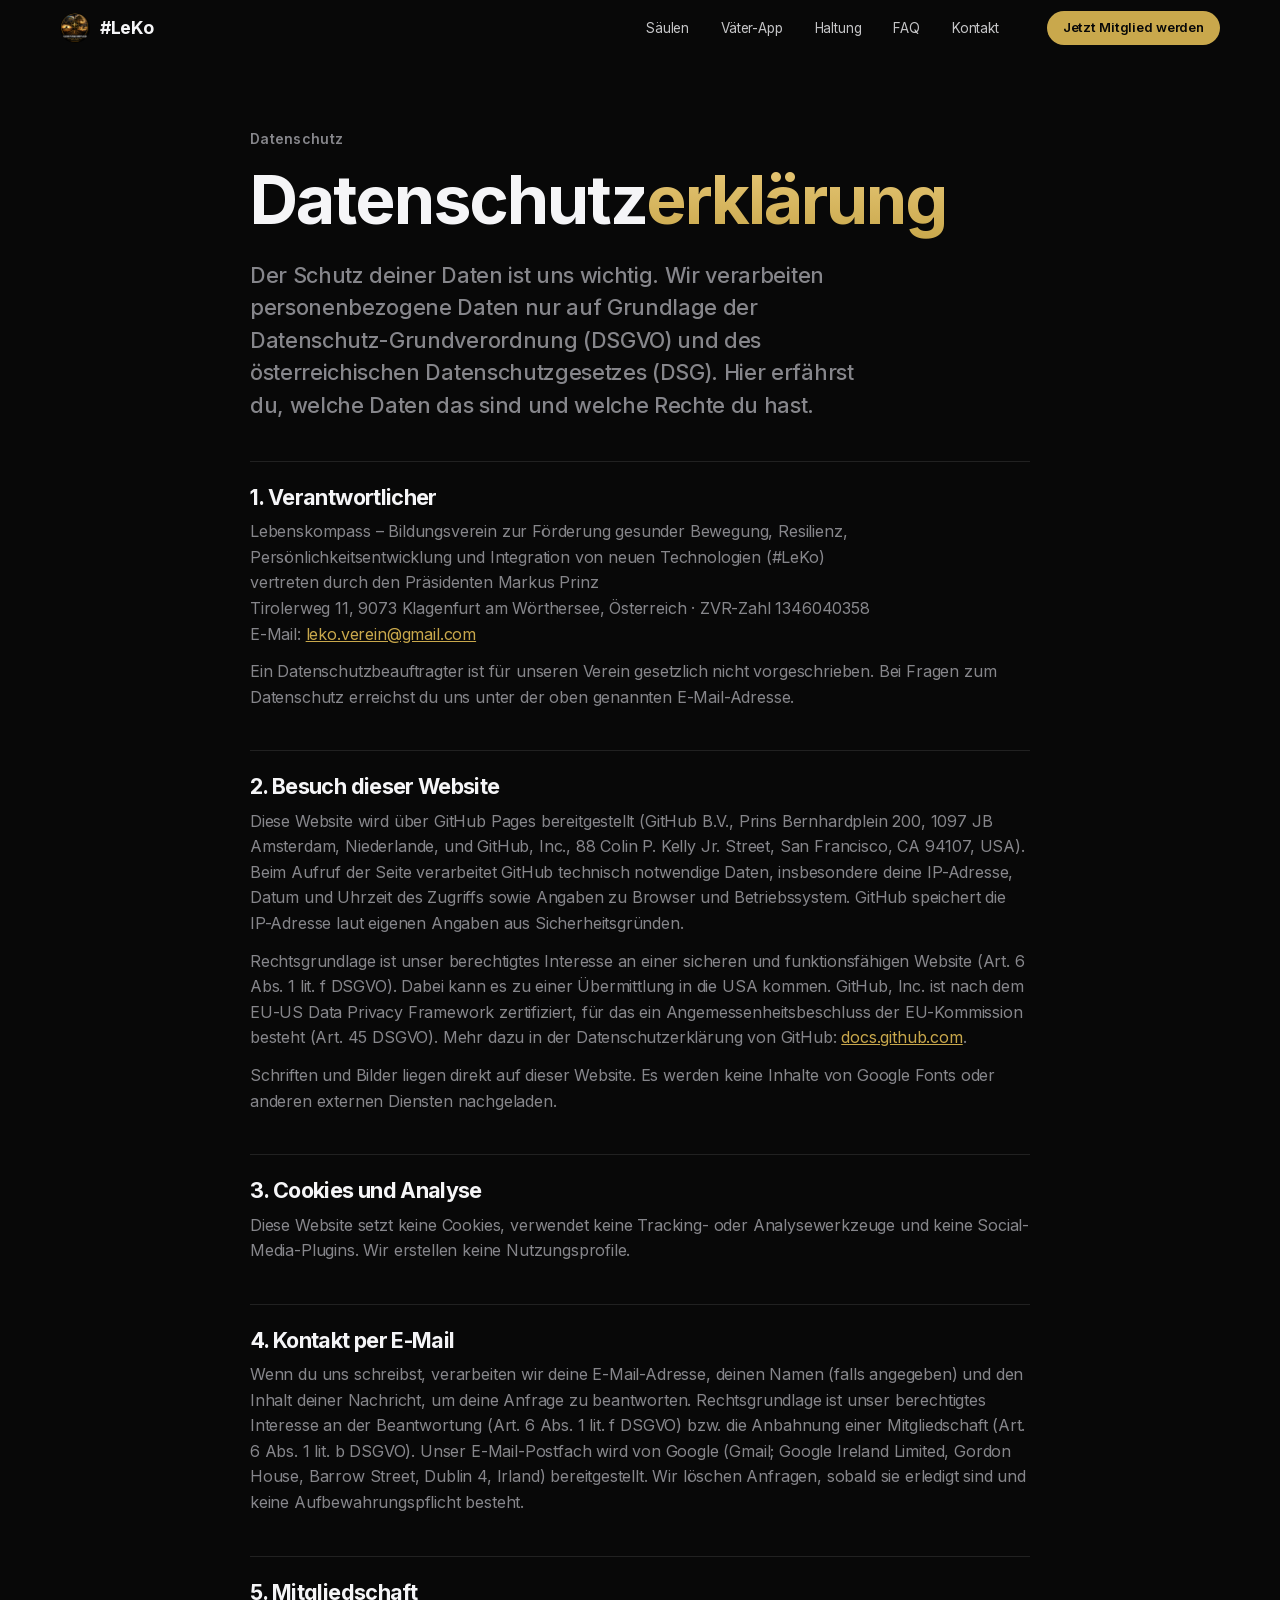
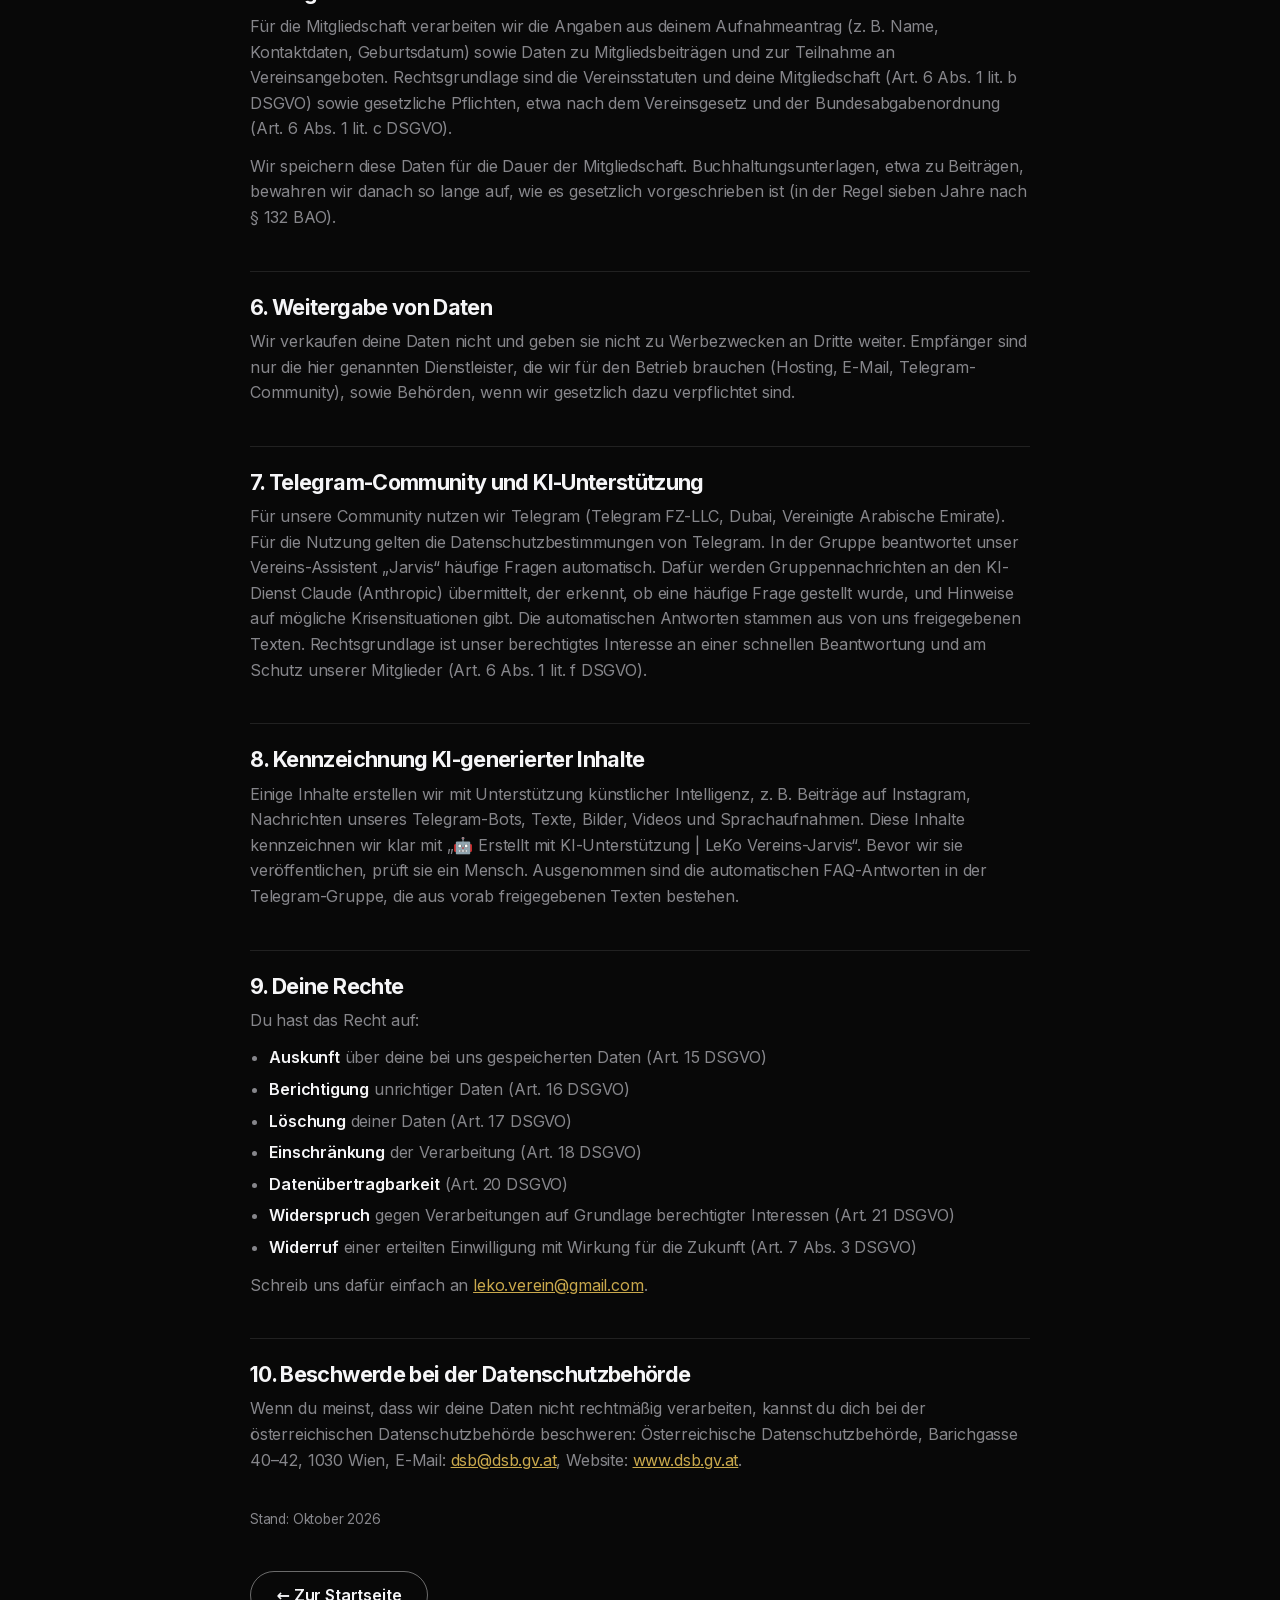
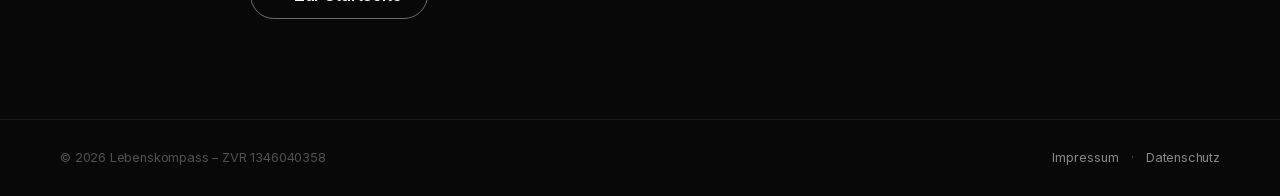
<file: datenschutz.html>
<!DOCTYPE html>
<html lang="de-AT">
<head>
<meta charset="UTF-8">
<meta name="viewport" content="width=device-width, initial-scale=1, viewport-fit=cover">
<meta name="theme-color" content="#080808">
<link rel="icon" type="image/png" sizes="128x128" href="assets/logo/logo-128x128.png">
<link rel="apple-touch-icon" href="assets/logo/logo-256x256.png">
<link rel="stylesheet" href="assets/fonts/fonts.css">
<link rel="stylesheet" href="assets/site.css">
<title>Datenschutzerklärung – #LeKo</title>
<meta name="description" content="Datenschutzerklärung des Vereins Lebenskompass (#LeKo), Klagenfurt am Wörthersee.">
<style>
.ds{padding:calc(var(--nav-h) + 72px) 0 100px}
.ds .wrap{max-width:820px}
.ds h1{font-size:clamp(2.4rem,7vw,4.2rem);margin:14px 0 22px}
.ds h1 em{font-style:normal;background:var(--gold-verlauf);-webkit-background-clip:text;background-clip:text;color:transparent}
.ds .lead{margin-bottom:40px}
.privacy{color:var(--text-2);font-size:1rem}
.privacy h3{color:var(--white);font-size:1.35rem;margin:40px 0 10px;padding-top:24px;border-top:1px solid var(--linie)}
.privacy p{margin-bottom:12px;overflow-wrap:anywhere}
.privacy ul{margin:0 0 12px 1.2rem}
.privacy li{margin-bottom:6px}
.privacy strong{color:var(--white);font-weight:600}
.privacy a{color:var(--gold)}
.stand{margin-top:36px;font-size:.85rem;color:var(--text-2)}
.zurueck{margin-top:40px}
</style>
</head>
<body>
<a class="skip" href="#inhalt">Zum Inhalt springen</a>

<header class="kopf" id="kopf">
  <div class="wrap">
    <a href="index.html#top" class="marke"><img src="assets/logo/logo-128x128.png" alt="" width="36" height="36">#LeKo</a>
    <ul class="kopf-links"><li><a href="index.html#saeulen">Säulen</a></li><li><a href="index.html#app">Väter-App</a></li><li><a href="index.html#haltung">Haltung</a></li><li><a href="index.html#faq">FAQ</a></li><li><a href="index.html#mitglied">Kontakt</a></li></ul>
    <a href="index.html#mitglied" class="btn btn-gold kopf-cta"><span class="lang">Jetzt&nbsp;</span>Mitglied werden</a>
    <button class="burger" id="burger" type="button" aria-label="Menü öffnen" aria-expanded="false" aria-controls="schublade"><span></span></button>
  </div>
  <nav class="schublade" id="schublade" aria-label="Mobile Navigation">
    <a href="index.html#saeulen">Säulen</a>
    <a href="index.html#app">Väter-App</a>
    <a href="index.html#haltung">Haltung</a>
    <a href="index.html#faq">FAQ</a>
    <a href="index.html#mitglied">Kontakt</a>
  </nav>
</header>

<main id="inhalt" class="ds">
  <div class="wrap">
    <p class="eyebrow">Datenschutz</p>
    <h1>Datenschutz<em>erklärung</em></h1>
    <p class="lead">Der Schutz deiner Daten ist uns wichtig. Wir verarbeiten personenbezogene Daten nur auf Grundlage der Datenschutz-Grundverordnung (DSGVO) und des österreichischen Datenschutzgesetzes (DSG). Hier erfährst du, welche Daten das sind und welche Rechte du hast.</p>
    <div class="privacy">
      <h3>1. Verantwortlicher</h3>
      <p>Lebenskompass – Bildungsverein zur Förderung gesunder Bewegung, Resilienz, Persönlichkeitsentwicklung und Integration von neuen Technologien (#LeKo)<br>
      vertreten durch den Präsidenten Markus Prinz<br>
      Tirolerweg 11, 9073 Klagenfurt am Wörthersee, Österreich · ZVR-Zahl 1346040358<br>
      E-Mail: <a href="mailto:leko.verein@gmail.com">leko.verein@gmail.com</a></p>
      <p>Ein Datenschutzbeauftragter ist für unseren Verein gesetzlich nicht vorgeschrieben. Bei Fragen zum Datenschutz erreichst du uns unter der oben genannten E-Mail-Adresse.</p>

      <h3>2. Besuch dieser Website</h3>
      <p>Diese Website wird über GitHub Pages bereitgestellt (GitHub B.V., Prins Bernhardplein 200, 1097 JB Amsterdam, Niederlande, und GitHub, Inc., 88 Colin P. Kelly Jr. Street, San Francisco, CA 94107, USA). Beim Aufruf der Seite verarbeitet GitHub technisch notwendige Daten, insbesondere deine IP-Adresse, Datum und Uhrzeit des Zugriffs sowie Angaben zu Browser und Betriebssystem. GitHub speichert die IP-Adresse laut eigenen Angaben aus Sicherheitsgründen.</p>
      <p>Rechtsgrundlage ist unser berechtigtes Interesse an einer sicheren und funktionsfähigen Website (Art. 6 Abs. 1 lit. f DSGVO). Dabei kann es zu einer Übermittlung in die USA kommen. GitHub, Inc. ist nach dem EU-US Data Privacy Framework zertifiziert, für das ein Angemessenheitsbeschluss der EU-Kommission besteht (Art. 45 DSGVO). Mehr dazu in der Datenschutzerklärung von GitHub: <a href="https://docs.github.com/de/site-policy/privacy-policies/github-general-privacy-statement" rel="noopener" target="_blank">docs.github.com</a>.</p>
      <p>Schriften und Bilder liegen direkt auf dieser Website. Es werden keine Inhalte von Google Fonts oder anderen externen Diensten nachgeladen.</p>

      <h3>3. Cookies und Analyse</h3>
      <p>Diese Website setzt keine Cookies, verwendet keine Tracking- oder Analysewerkzeuge und keine Social-Media-Plugins. Wir erstellen keine Nutzungsprofile.</p>

      <h3>4. Kontakt per E-Mail</h3>
      <p>Wenn du uns schreibst, verarbeiten wir deine E-Mail-Adresse, deinen Namen (falls angegeben) und den Inhalt deiner Nachricht, um deine Anfrage zu beantworten. Rechtsgrundlage ist unser berechtigtes Interesse an der Beantwortung (Art. 6 Abs. 1 lit. f DSGVO) bzw. die Anbahnung einer Mitgliedschaft (Art. 6 Abs. 1 lit. b DSGVO). Unser E-Mail-Postfach wird von Google (Gmail; Google Ireland Limited, Gordon House, Barrow Street, Dublin 4, Irland) bereitgestellt. Wir löschen Anfragen, sobald sie erledigt sind und keine Aufbewahrungspflicht besteht.</p>

      <h3>5. Mitgliedschaft</h3>
      <p>Für die Mitgliedschaft verarbeiten wir die Angaben aus deinem Aufnahmeantrag (z. B. Name, Kontaktdaten, Geburtsdatum) sowie Daten zu Mitgliedsbeiträgen und zur Teilnahme an Vereinsangeboten. Rechtsgrundlage sind die Vereinsstatuten und deine Mitgliedschaft (Art. 6 Abs. 1 lit. b DSGVO) sowie gesetzliche Pflichten, etwa nach dem Vereinsgesetz und der Bundesabgabenordnung (Art. 6 Abs. 1 lit. c DSGVO).</p>
      <p>Wir speichern diese Daten für die Dauer der Mitgliedschaft. Buchhaltungsunterlagen, etwa zu Beiträgen, bewahren wir danach so lange auf, wie es gesetzlich vorgeschrieben ist (in der Regel sieben Jahre nach § 132 BAO).</p>

      <h3>6. Weitergabe von Daten</h3>
      <p>Wir verkaufen deine Daten nicht und geben sie nicht zu Werbezwecken an Dritte weiter. Empfänger sind nur die hier genannten Dienstleister, die wir für den Betrieb brauchen (Hosting, E-Mail, Telegram-Community), sowie Behörden, wenn wir gesetzlich dazu verpflichtet sind.</p>

      <h3>7. Telegram-Community und KI-Unterstützung</h3>
      <p>Für unsere Community nutzen wir Telegram (Telegram FZ-LLC, Dubai, Vereinigte Arabische Emirate). Für die Nutzung gelten die Datenschutzbestimmungen von Telegram. In der Gruppe beantwortet unser Vereins-Assistent „Jarvis“ häufige Fragen automatisch. Dafür werden Gruppennachrichten an den KI-Dienst Claude (Anthropic) übermittelt, der erkennt, ob eine häufige Frage gestellt wurde, und Hinweise auf mögliche Krisensituationen gibt. Die automatischen Antworten stammen aus von uns freigegebenen Texten. Rechtsgrundlage ist unser berechtigtes Interesse an einer schnellen Beantwortung und am Schutz unserer Mitglieder (Art. 6 Abs. 1 lit. f DSGVO).</p>

      <h3>8. Kennzeichnung KI-generierter Inhalte</h3>
      <p>Einige Inhalte erstellen wir mit Unterstützung künstlicher Intelligenz, z. B. Beiträge auf Instagram, Nachrichten unseres Telegram-Bots, Texte, Bilder, Videos und Sprachaufnahmen. Diese Inhalte kennzeichnen wir klar mit „🤖 Erstellt mit KI-Unterstützung | LeKo Vereins-Jarvis“. Bevor wir sie veröffentlichen, prüft sie ein Mensch. Ausgenommen sind die automatischen FAQ-Antworten in der Telegram-Gruppe, die aus vorab freigegebenen Texten bestehen.</p>

      <h3>9. Deine Rechte</h3>
      <p>Du hast das Recht auf:</p>
      <ul>
        <li><strong>Auskunft</strong> über deine bei uns gespeicherten Daten (Art. 15 DSGVO)</li>
        <li><strong>Berichtigung</strong> unrichtiger Daten (Art. 16 DSGVO)</li>
        <li><strong>Löschung</strong> deiner Daten (Art. 17 DSGVO)</li>
        <li><strong>Einschränkung</strong> der Verarbeitung (Art. 18 DSGVO)</li>
        <li><strong>Datenübertragbarkeit</strong> (Art. 20 DSGVO)</li>
        <li><strong>Widerspruch</strong> gegen Verarbeitungen auf Grundlage berechtigter Interessen (Art. 21 DSGVO)</li>
        <li><strong>Widerruf</strong> einer erteilten Einwilligung mit Wirkung für die Zukunft (Art. 7 Abs. 3 DSGVO)</li>
      </ul>
      <p>Schreib uns dafür einfach an <a href="mailto:leko.verein@gmail.com">leko.verein@gmail.com</a>.</p>

      <h3>10. Beschwerde bei der Datenschutzbehörde</h3>
      <p>Wenn du meinst, dass wir deine Daten nicht rechtmäßig verarbeiten, kannst du dich bei der österreichischen Datenschutzbehörde beschweren: Österreichische Datenschutzbehörde, Barichgasse 40–42, 1030 Wien, E-Mail: <a href="mailto:dsb@dsb.gv.at">dsb@dsb.gv.at</a>, Website: <a href="https://www.dsb.gv.at" rel="noopener" target="_blank">www.dsb.gv.at</a>.</p>

      
    </div>
    <p class="stand">Stand: Oktober 2026</p>
    <a href="index.html" class="btn btn-dunkel zurueck">← Zur Startseite</a>
  </div>
</main>

<footer class="fuss">
  <div class="wrap">
    <span>© <span data-jahr>2026</span> Lebenskompass – ZVR 1346040358</span>
    <nav aria-label="Rechtliches"><button type="button" data-modal="impressum">Impressum</button><span aria-hidden="true">·</span><a href="datenschutz.html" aria-current="page">Datenschutz</a></nav>
  </div>
</footer>

<dialog class="modal" id="impressum" aria-labelledby="impressum-titel">
  <button class="schliessen" type="button" data-schliessen aria-label="Schließen">×</button>
  <div class="modal-innen">
    <p class="eyebrow">Impressum</p>
    <h2 id="impressum-titel">#LeKo</h2>
    <p><strong>Lebenskompass – Bildungsverein zur Förderung gesunder Bewegung, Resilienz, Persönlichkeitsentwicklung und Integration von neuen Technologien</strong></p>
    <p>Tirolerweg 11, 9073 Klagenfurt am Wörthersee, Österreich<br>ZVR-Zahl: 1346040358</p>
    <p>Vertreten durch: Markus Prinz (Präsident)<br>E-Mail: <a href="mailto:leko.verein@gmail.com">leko.verein@gmail.com</a></p>
    <p>Gemeinnütziger Verein im Sinne der §§ 34 ff BAO.</p>
  </div>
</dialog>

<script src="assets/site.js"></script>
</body>
</html>
</file>
<file: assets/fonts/fonts.css>
/* Schriften lokal (DSGVO: keine Verbindung zu Google) – Playfair Display & Inter, SIL Open Font License */
/* Die Dateien sind variable Schriften: eine Datei deckt alle Stärken ab. */
/* latin-ext */
@font-face {
  font-family: 'Inter';
  font-style: normal;
  font-weight: 100 900;
  font-display: swap;
  src: url(Inter-normal-latin-ext-0.woff2) format('woff2');
  unicode-range: U+0100-02BA, U+02BD-02C5, U+02C7-02CC, U+02CE-02D7, U+02DD-02FF, U+0304, U+0308, U+0329, U+1D00-1DBF, U+1E00-1E9F, U+1EF2-1EFF, U+2020, U+20A0-20AB, U+20AD-20C4, U+2113, U+2C60-2C7F, U+A720-A7FF;
}
/* latin */
@font-face {
  font-family: 'Inter';
  font-style: normal;
  font-weight: 100 900;
  font-display: swap;
  src: url(Inter-normal-latin-1.woff2) format('woff2');
  unicode-range: U+0000-00FF, U+0131, U+0152-0153, U+02BB-02BC, U+02C6, U+02DA, U+02DC, U+0304, U+0308, U+0329, U+2000-206F, U+20AC, U+2122, U+2191, U+2193, U+2212, U+2215, U+FEFF, U+FFFD;
}
/* latin-ext */
@font-face {
  font-family: 'Playfair Display';
  font-style: normal;
  font-weight: 400 900;
  font-display: swap;
  src: url(PlayfairDisplay-normal-latin-ext-4.woff2) format('woff2');
  unicode-range: U+0100-02BA, U+02BD-02C5, U+02C7-02CC, U+02CE-02D7, U+02DD-02FF, U+0304, U+0308, U+0329, U+1D00-1DBF, U+1E00-1E9F, U+1EF2-1EFF, U+2020, U+20A0-20AB, U+20AD-20C4, U+2113, U+2C60-2C7F, U+A720-A7FF;
}
/* latin */
@font-face {
  font-family: 'Playfair Display';
  font-style: normal;
  font-weight: 400 900;
  font-display: swap;
  src: url(PlayfairDisplay-normal-latin-5.woff2) format('woff2');
  unicode-range: U+0000-00FF, U+0131, U+0152-0153, U+02BB-02BC, U+02C6, U+02DA, U+02DC, U+0304, U+0308, U+0329, U+2000-206F, U+20AC, U+2122, U+2191, U+2193, U+2212, U+2215, U+FEFF, U+FFFD;
}
/* latin-ext */
@font-face {
  font-family: 'Playfair Display';
  font-style: italic;
  font-weight: 400 900;
  font-display: swap;
  src: url(PlayfairDisplay-italic-latin-ext-2.woff2) format('woff2');
  unicode-range: U+0100-02BA, U+02BD-02C5, U+02C7-02CC, U+02CE-02D7, U+02DD-02FF, U+0304, U+0308, U+0329, U+1D00-1DBF, U+1E00-1E9F, U+1EF2-1EFF, U+2020, U+20A0-20AB, U+20AD-20C4, U+2113, U+2C60-2C7F, U+A720-A7FF;
}
/* latin */
@font-face {
  font-family: 'Playfair Display';
  font-style: italic;
  font-weight: 400 900;
  font-display: swap;
  src: url(PlayfairDisplay-italic-latin-3.woff2) format('woff2');
  unicode-range: U+0000-00FF, U+0131, U+0152-0153, U+02BB-02BC, U+02C6, U+02DA, U+02DC, U+0304, U+0308, U+0329, U+2000-206F, U+20AC, U+2122, U+2191, U+2193, U+2212, U+2215, U+FEFF, U+FFFD;
}
</file>
<file: assets/site.css>
/* #LeKo – gemeinsame Gestaltung für index.html und datenschutz.html */
/* Bildsprache nach Apple: große, ruhige Flächen, dramatische Typografie, Schwarz mit Gold-Akzent */

/* ─── TOKENS ─────────────────────────────────────────────────────────── */
:root{
  --gold:#C9A84C; --gold-light:#E8C878; --gold-dark:#9B7B2C;
  --bg-black:#080808; --bg-dark:#0d0d0d; --bg-card:#111111; --bg-elevated:#1a1a1a;
  --text-white:#F5F5F7; --text-gray:#86868B; --text-muted:#515154;
  --border:rgba(201,168,76,0.2);
  /* Kurznamen, die auch datenschutz.html nutzt */
  --black:var(--bg-black); --surface:var(--bg-card); --white:var(--text-white); --text-2:var(--text-gray);
  --gold-hell:var(--gold-light); --gold-verlauf:linear-gradient(180deg,var(--gold-light),var(--gold)); --linie:rgba(255,255,255,.1);
  --sans:'Inter',system-ui,-apple-system,'Segoe UI',Roboto,sans-serif;
  --max:1200px; --nav-h:56px;
  --gutter-l:max(20px,env(safe-area-inset-left,0px)); --gutter-r:max(20px,env(safe-area-inset-right,0px));
  --weich:cubic-bezier(.16,1,.3,1);
  color-scheme:dark;
}
*,*::before,*::after{box-sizing:border-box;margin:0;padding:0}
html{scroll-behavior:smooth;scroll-padding-top:var(--nav-h);-webkit-text-size-adjust:100%}
body{background:var(--bg-black);color:var(--text-white);font-family:var(--sans);font-size:17px;line-height:1.6;letter-spacing:-.01em;overflow-x:hidden;-webkit-font-smoothing:antialiased}
img,svg{max-width:100%}
a{color:inherit}
:focus-visible{outline:2px solid var(--gold);outline-offset:3px;border-radius:4px}
.wrap{width:100%;max-width:var(--max);margin:0 auto;padding-left:var(--gutter-l);padding-right:var(--gutter-r)}
.schmal{max-width:860px}
.eyebrow{font-size:14px;font-weight:600;letter-spacing:.02em;color:var(--text-gray)}
.eyebrow-gold{font-size:13px;font-weight:600;letter-spacing:.2em;text-transform:uppercase;color:var(--gold)}
h1,h2,h3{font-family:var(--sans);font-weight:700;line-height:1.08;letter-spacing:-.03em;text-wrap:balance}
h2{font-size:clamp(2.4rem,5.5vw,4.5rem)}
h2 em{font-style:normal;color:var(--gold)}
.lead{color:var(--text-gray);font-size:clamp(1.1rem,1.7vw,1.35rem);font-weight:500;line-height:1.5;letter-spacing:-.015em;max-width:40rem}
.badge{display:inline-block;padding:6px 14px;border-radius:999px;background:rgba(201,168,76,.12);color:var(--gold-light);font-size:12px;font-weight:600;letter-spacing:.12em;text-transform:uppercase}
.skip{position:absolute;left:-999px;top:8px;z-index:200;background:var(--gold);color:var(--bg-black);padding:8px 14px;border-radius:6px}
.skip:focus{left:12px}

/* ─── BUTTONS ────────────────────────────────────────────────────────── */
.btn{display:inline-flex;align-items:center;justify-content:center;gap:.6rem;min-height:48px;padding:0 1.6rem;border-radius:999px;
  font:600 1rem/1 var(--sans);letter-spacing:-.01em;text-decoration:none;cursor:pointer;border:1.5px solid transparent;
  transition:transform .3s var(--weich),background .3s,border-color .3s,color .3s,box-shadow .3s}
.btn-gold{background:var(--gold);color:var(--bg-black)}
.btn-gold:hover{background:var(--gold-light);transform:translateY(-2px)}
.btn-outline-gold{background:transparent;color:var(--gold);border-color:var(--gold)}
.btn-outline-gold:hover{background:var(--gold);color:var(--bg-black);box-shadow:0 0 40px -8px rgba(201,168,76,.5)}
.btn-dunkel{background:transparent;color:var(--text-white);border-color:rgba(255,255,255,.4)}
.btn-dunkel:hover{background:var(--text-white);color:var(--bg-black);border-color:var(--text-white)}
.btn .pfeil{transition:transform .3s var(--weich)}
.btn:hover .pfeil{transform:translateX(4px)}

/* ─── HEADER (Glas-Leiste wie bei Apple) ─────────────────────────────── */
.kopf{position:fixed;inset:0 0 auto;z-index:60;padding-top:env(safe-area-inset-top,0px);border-bottom:1px solid transparent;transition:background .4s,border-color .4s}
.kopf.solid,.kopf.offen{background:rgba(8,8,8,.72);backdrop-filter:saturate(180%) blur(20px);-webkit-backdrop-filter:saturate(180%) blur(20px);border-color:rgba(255,255,255,.08)}
.kopf .wrap{display:flex;align-items:center;gap:16px;height:var(--nav-h)}
.marke{display:flex;align-items:center;gap:10px;text-decoration:none;font-weight:700;font-size:1.1rem;letter-spacing:-.02em}
.marke img{width:30px;height:30px;border-radius:50%}
.kopf-links{display:none;gap:32px;list-style:none;margin-left:auto}
.kopf-links a{text-decoration:none;font-size:.85rem;color:rgba(245,245,247,.8);transition:color .2s}
.kopf-links a:hover{color:var(--text-white)}
.kopf-cta{gap:0;margin-left:auto;min-height:34px;padding:0 15px;font-size:.82rem}
.burger{width:44px;height:44px;display:grid;place-items:center;background:none;border:0;color:var(--text-white);cursor:pointer}
.burger span,.burger span::before,.burger span::after{display:block;width:20px;height:1.5px;background:currentColor;position:relative;transition:.3s}
.burger span::before,.burger span::after{content:"";position:absolute;left:0}
.burger span::before{top:-6px}.burger span::after{top:6px}
.kopf.offen .burger span{background:transparent}
.kopf.offen .burger span::before{top:0;transform:rotate(45deg)}
.kopf.offen .burger span::after{top:0;transform:rotate(-45deg)}
.schublade{position:fixed;top:calc(var(--nav-h) + env(safe-area-inset-top,0px));left:0;right:0;height:calc(100dvh - var(--nav-h));background:var(--bg-black);
  padding:24px var(--gutter-r) 24px var(--gutter-l);display:flex;flex-direction:column;gap:4px;transform:translateX(100%);visibility:hidden;transition:transform .4s var(--weich),visibility .4s}
.kopf.offen .schublade{transform:none;visibility:visible}
.schublade a{font-size:1.6rem;font-weight:600;letter-spacing:-.02em;text-decoration:none;padding:12px 0;border-bottom:1px solid var(--linie)}
@media (min-width:960px){
  .kopf-links{display:flex}.kopf-cta{margin-left:32px}.burger,.schublade{display:none}
}
@media (max-width:420px){.kopf-cta .lang{display:none}}

/* ─── FOOTER ─────────────────────────────────────────────────────────── */
.fuss{border-top:1px solid rgba(255,255,255,.08);padding:28px 0 calc(28px + env(safe-area-inset-bottom,0px));font-size:.8rem;color:var(--text-muted)}
.fuss .wrap{display:flex;flex-wrap:wrap;align-items:center;justify-content:space-between;gap:10px 24px}
.fuss nav{display:flex;align-items:center;gap:12px}
.fuss nav a,.fuss nav button{color:var(--text-gray);text-decoration:none;background:none;border:0;font:inherit;cursor:pointer;transition:color .2s}
.fuss nav a:hover,.fuss nav button:hover{color:var(--text-white)}
.fuss nav span{color:var(--text-muted)}

/* ─── IMPRESSUM (Modal) ──────────────────────────────────────────────── */
dialog.modal{width:min(560px,calc(100vw - 32px));max-height:min(86vh,760px);margin:auto;padding:0;border:1px solid var(--border);border-radius:20px;
  background:var(--bg-card);color:var(--text-white);box-shadow:0 40px 120px -20px rgba(0,0,0,.9)}
dialog.modal::backdrop{background:rgba(0,0,0,.75);backdrop-filter:blur(8px);-webkit-backdrop-filter:blur(8px)}
dialog.modal[open] .modal-innen{animation:modal-ein .5s var(--weich) both}
@keyframes modal-ein{from{opacity:0;transform:translateY(16px) scale(.98)}}
.modal-innen{padding:36px 32px 30px;display:grid;gap:14px}
.modal-innen h2{font-size:2rem}
.modal-innen p{color:var(--text-gray);font-size:.98rem}
.modal-innen strong{color:var(--text-white);font-weight:600}
.modal-innen a{color:var(--gold)}
.schliessen{position:absolute;z-index:2;top:16px;right:16px;width:40px;height:40px;border-radius:50%;border:0;background:rgba(255,255,255,.08);color:var(--text-white);
  font-size:22px;line-height:1;cursor:pointer;transition:background .2s}
.schliessen:hover{background:rgba(255,255,255,.18)}

/* ─── EINBLENDEN BEIM SCROLLEN (data-reveal, gesteuert in site.js) ───── */
.revealed{opacity:1!important;transform:none!important}

@media (prefers-reduced-motion:reduce){
  *,*::before,*::after{animation-duration:.01ms!important;animation-iteration-count:1!important;transition-duration:.01ms!important;transition-delay:0s!important;scroll-behavior:auto!important}
}
</file>
